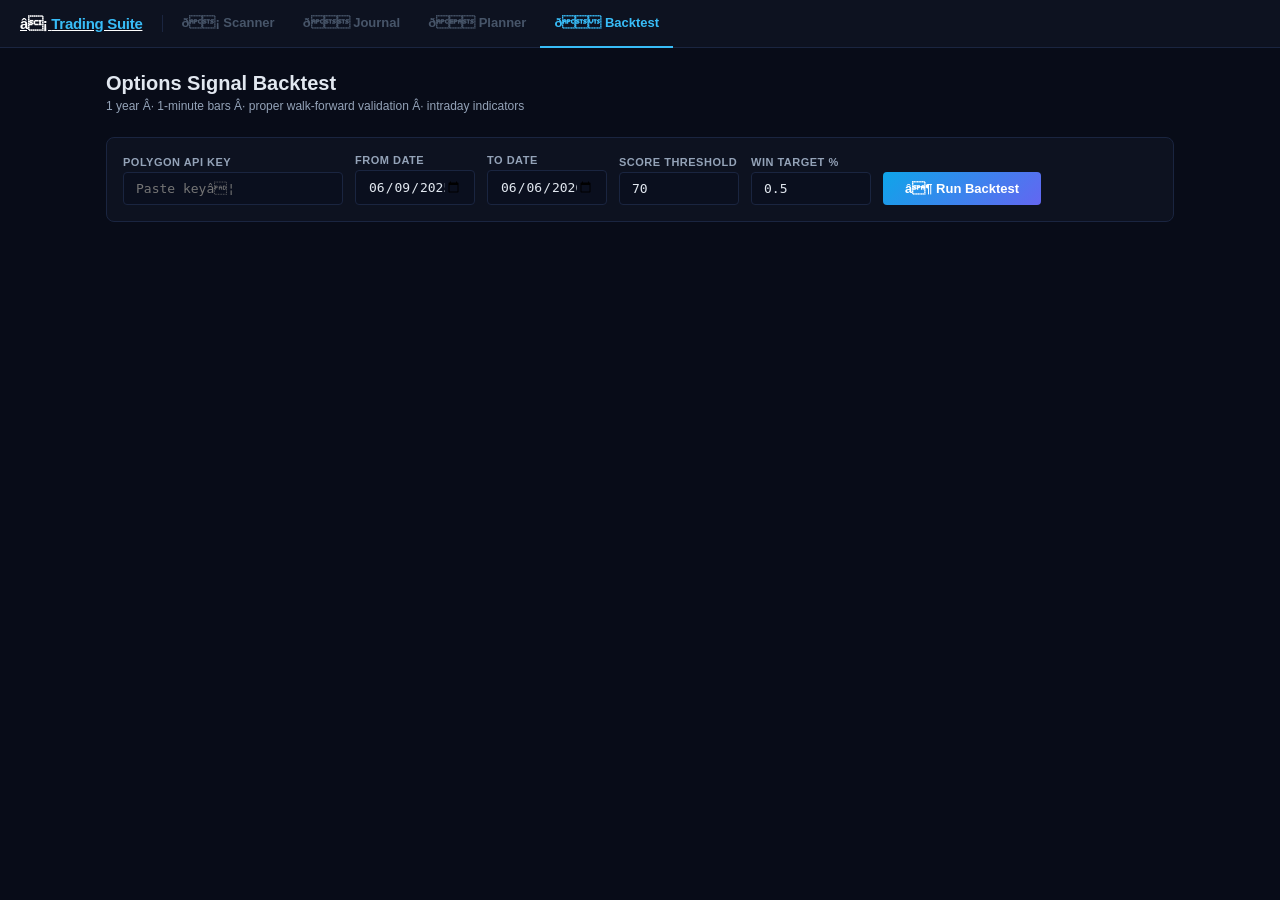
<file: backtest.html>
<!DOCTYPE html>
<html lang="en">
<head>
<meta charset="UTF-8">
<meta name="viewport" content="width=device-width, initial-scale=1.0">
<title>Options Signal Backtest â 1 Year</title>
<link rel="stylesheet" href="shared.css">
<style>
:root { --r-md: 8px; --r-sm: 4px; }
body { margin: 0; }
.bt-wrap { max-width: 1100px; margin: 0 auto; padding: 24px 16px; }
h1 { font-size: 20px; font-weight: 800; color: var(--text); margin: 0 0 4px; }
.subtitle { font-size: 12px; color: var(--text-dim); margin-bottom: 24px; }

/* Config card */
.cfg-card { background: var(--bg-card); border: 1px solid var(--border); border-radius: var(--r-md); padding: 16px; margin-bottom: 16px; display: flex; gap: 12px; align-items: flex-end; flex-wrap: wrap; }
.cfg-field { display: flex; flex-direction: column; gap: 4px; }
.cfg-field label { font-size: 11px; font-weight: 700; color: var(--text-dim); text-transform: uppercase; letter-spacing: .5px; }
.cfg-field input { background: var(--bg-input); border: 1px solid var(--border); border-radius: var(--r-sm); padding: 8px 12px; font-size: 13px; color: var(--text); outline: none; width: 220px; font-family: monospace; }
.cfg-field input:focus { border-color: var(--accent); }
.cfg-field.wide input { width: 120px; }
.run-btn { background: var(--grad); border: none; border-radius: var(--r-sm); padding: 9px 22px; font-size: 13px; font-weight: 800; color: #fff; cursor: pointer; transition: opacity .15s; white-space: nowrap; }
.run-btn:hover { opacity: .85; }
.run-btn:disabled { opacity: .4; cursor: not-allowed; }

/* Progress */
.prog-card { background: var(--bg-card); border: 1px solid var(--border); border-radius: var(--r-md); padding: 16px; margin-bottom: 16px; display: none; }
.prog-card.visible { display: block; }
.prog-header { display: flex; justify-content: space-between; align-items: center; margin-bottom: 10px; }
.prog-title { font-size: 13px; font-weight: 700; color: var(--text); }
.prog-pct { font-size: 13px; font-weight: 700; color: var(--accent); }
.prog-bar-bg { height: 6px; background: var(--bg-input); border-radius: 3px; overflow: hidden; margin-bottom: 10px; }
.prog-bar-fill { height: 100%; background: var(--grad); border-radius: 3px; transition: width .3s; width: 0%; }
.prog-log { font-size: 11px; font-family: monospace; color: var(--text-dim); max-height: 120px; overflow-y: auto; line-height: 1.7; }

/* Summary stats row */
.stats-row { display: grid; grid-template-columns: repeat(auto-fill, minmax(160px, 1fr)); gap: 10px; margin-bottom: 16px; }
.stat-box { background: var(--bg-card); border: 1px solid var(--border); border-radius: var(--r-md); padding: 14px; }
.stat-lbl { font-size: 10px; font-weight: 700; text-transform: uppercase; letter-spacing: .5px; color: var(--text-mute); margin-bottom: 4px; }
.stat-val { font-size: 22px; font-weight: 900; color: var(--text); }
.stat-val.green { color: var(--green); }
.stat-val.red { color: var(--red); }
.stat-val.yellow { color: var(--yellow); }
.stat-val.blue { color: var(--accent); }
.stat-sub { font-size: 10px; color: var(--text-mute); margin-top: 2px; }

/* Section headers */
.section-hdr { font-size: 12px; font-weight: 800; text-transform: uppercase; letter-spacing: .8px; color: var(--text-dim); margin: 20px 0 10px; padding-bottom: 6px; border-bottom: 1px solid var(--border); }

/* Tables */
.bt-table { width: 100%; border-collapse: collapse; font-size: 12px; margin-bottom: 20px; }
.bt-table th { background: var(--bg-input); padding: 7px 10px; text-align: left; font-size: 10px; font-weight: 700; text-transform: uppercase; letter-spacing: .5px; color: var(--text-dim); border-bottom: 1px solid var(--border); }
.bt-table td { padding: 7px 10px; border-bottom: 1px solid var(--border); color: var(--text-dim); }
.bt-table tr:hover td { background: rgba(255,255,255,.02); }
.bt-table td.green { color: var(--green); font-weight: 700; }
.bt-table td.red { color: var(--red); font-weight: 700; }
.bt-table td.yellow { color: var(--yellow); font-weight: 700; }
.bt-table td.blue { color: var(--accent); font-weight: 700; }
.bt-table td.bold { color: var(--text); font-weight: 700; }

.split-badge { display: inline-block; padding: 2px 7px; border-radius: 10px; font-size: 10px; font-weight: 700; }
.split-badge.train { background: rgba(56,189,248,.15); color: var(--accent); }
.split-badge.test  { background: rgba(74,222,128,.15); color: var(--green); }

.verdict-bar { padding: 14px 16px; border-radius: var(--r-md); margin-bottom: 20px; font-size: 13px; font-weight: 700; }
.verdict-bar.pass { background: rgba(74,222,128,.1); border: 1px solid rgba(74,222,128,.3); color: var(--green); }
.verdict-bar.warn { background: rgba(251,191,36,.1); border: 1px solid rgba(251,191,36,.3); color: var(--yellow); }
.verdict-bar.fail { background: rgba(248,113,113,.1); border: 1px solid rgba(248,113,113,.3); color: var(--red); }

.dl-btn { background: var(--bg-input); border: 1px solid var(--border); border-radius: var(--r-sm); padding: 7px 14px; font-size: 11px; font-weight: 700; color: var(--text-dim); cursor: pointer; margin-right: 8px; transition: border-color .15s; }
.dl-btn:hover { border-color: var(--accent); color: var(--accent); }

#results { display: none; }
#results.visible { display: block; }
</style>
</head>
<body>
<nav class="nav">
  <a class="nav-logo" href="index.html">â¡ <span>Trading Suite</span></a>
  <div class="nav-links">
    <a class="nav-link" href="scanner.html">ð¡ Scanner</a>
    <a class="nav-link" href="journal.html">ð Journal</a>
    <a class="nav-link" href="planner.html">ð Planner</a>
    <a class="nav-link active" href="backtest.html">ð Backtest</a>
  </div>
</nav>

<div class="bt-wrap">
  <h1>Options Signal Backtest</h1>
  <p class="subtitle">1 year Â· 1-minute bars Â· proper walk-forward validation Â· intraday indicators</p>

  <div class="cfg-card">
    <div class="cfg-field">
      <label>Polygon API Key</label>
      <input type="password" id="apiKeyIn" placeholder="Paste keyâ¦" autocomplete="off">
    </div>
    <div class="cfg-field wide">
      <label>From Date</label>
      <input type="date" id="fromDate" value="2025-06-09">
    </div>
    <div class="cfg-field wide">
      <label>To Date</label>
      <input type="date" id="toDate" value="2026-06-06">
    </div>
    <div class="cfg-field wide">
      <label>Score Threshold</label>
      <input type="number" id="scoreThresh" value="70" min="50" max="130">
    </div>
    <div class="cfg-field wide">
      <label>Win Target %</label>
      <input type="number" id="winTarget" value="0.5" step="0.1" min="0.1">
    </div>
    <button class="run-btn" id="runBtn" onclick="startBacktest()">â¶ Run Backtest</button>
  </div>

  <div class="prog-card" id="progCard">
    <div class="prog-header">
      <span class="prog-title" id="progTitle">Fetching dataâ¦</span>
      <span class="prog-pct" id="progPct">0%</span>
    </div>
    <div class="prog-bar-bg"><div class="prog-bar-fill" id="progFill"></div></div>
    <div class="prog-log" id="progLog"></div>
  </div>

  <div id="results">
    <div class="verdict-bar" id="verdictBar"></div>
    <div class="section-hdr">Overall Performance</div>
    <div class="stats-row" id="overallStats"></div>
    <div class="section-hdr">Walk-Forward Validation â Train vs Out-of-Sample Test</div>
    <table class="bt-table" id="splitTable">
      <thead><tr>
        <th>Set</th><th>Signals</th><th>Win Rate (30m)</th><th>Win Rate (60m)</th>
        <th>Avg Ret 30m</th><th>Profit Factor</th><th>Sharpe</th><th>Max DD</th>
      </tr></thead>
      <tbody id="splitBody"></tbody>
    </table>
    <div class="section-hdr">Per-Ticker Breakdown</div>
    <table class="bt-table" id="tickerTable">
      <thead><tr>
        <th>Ticker</th><th>Dir</th><th>Signals</th>
        <th>WR 15m</th><th>WR 30m</th><th>WR 60m</th><th>WR 120m</th>
        <th>Avg Ret 60m</th><th>Profit Factor</th><th>Sharpe</th><th>Verdict</th>
      </tr></thead>
      <tbody id="tickerBody"></tbody>
    </table>
    <div class="section-hdr">Signal Log â Out-of-Sample Only (last 30%)</div>
    <table class="bt-table" id="signalTable">
      <thead><tr>
        <th>Date/Time</th><th>Ticker</th><th>Dir</th><th>Score</th>
        <th>Signals</th><th>Entry</th><th>Ret 30m</th><th>Ret 60m</th><th>Win 60m</th>
      </tr></thead>
      <tbody id="signalBody"></tbody>
    </table>
    <div style="margin-top:16px;">
      <button class="dl-btn" onclick="downloadJSON()">â¬ Download JSON</button>
      <button class="dl-btn" onclick="downloadCSV()">â¬ Download CSV</button>
    </div>
  </div>
</div>

<script>
// âââââââââââââââââââââââââââââââââââââââââââââââââââââââââââ
// CONFIG
// âââââââââââââââââââââââââââââââââââââââââââââââââââââââââââ
const TICKERS = ['AAPL','MSFT','GOOGL','AMZN','META','NVDA','TSLA','SPY','QQQ','IWM','AMD'];
const ORB_BARS = 30;           // first 30 one-minute bars = opening range
const COOLDOWN_MS = 2*60*1000; // 2-min cooldown per direction
const FWD_WINDOWS = [15,30,60,120]; // forward return windows in minutes
const TRAIN_RATIO = 0.70;      // 70% train, 30% out-of-sample

let allSignals = [], rawBarsCache = {};

// âââââââââââââââââââââââââââââââââââââââââââââââââââââââââââ
// MATH
// âââââââââââââââââââââââââââââââââââââââââââââââââââââââââââ
function ema(arr, n) {
  const k = 2/(n+1); let e = arr[0];
  for (let i=1;i<arr.length;i++) e = arr[i]*k + e*(1-k);
  return e;
}
function emaArr(arr, n) {
  const k = 2/(n+1); const out = new Array(arr.length);
  out[0] = arr[0];
  for (let i=1;i<arr.length;i++) out[i] = arr[i]*k + out[i-1]*(1-k);
  return out;
}
function rsi(closes, period=14) {
  if (closes.length < period+1) return 50;
  let gain=0, loss=0;
  for (let i=1;i<=period;i++) {
    const d = closes[i]-closes[i-1];
    if (d>0) gain+=d; else loss-=d;
  }
  gain/=period; loss/=period;
  for (let i=period+1;i<closes.length;i++) {
    const d = closes[i]-closes[i-1];
    gain = (gain*(period-1)+(d>0?d:0))/period;
    loss = (loss*(period-1)+(d<0?-d:0))/period;
  }
  return loss===0 ? 100 : 100-100/(1+gain/loss);
}
function macd(closes) {
  if (closes.length < 26) return {line:0, sig:0};
  const fast = emaArr(closes, 12);
  const slow = emaArr(closes, 26);
  const line = fast.map((v,i)=>v-slow[i]);
  const sig  = emaArr(line, 9);
  return {line: line.at(-1), sig: sig.at(-1)};
}
function vwapUpTo(bars, idx) {
  let sv=0, vol=0;
  for (let i=0;i<=idx;i++) {
    const tp = (bars[i].h+bars[i].l+bars[i].c)/3;
    sv += tp*bars[i].v; vol += bars[i].v;
  }
  return vol ? sv/vol : bars[idx].c;
}
function stddev(arr) {
  const m = arr.reduce((a,b)=>a+b,0)/arr.length;
  return Math.sqrt(arr.reduce((a,b)=>a+(b-m)**2,0)/arr.length);
}

// âââââââââââââââââââââââââââââââââââââââââââââââââââââââââââ
// SCORING ENGINE â mirrors scanner.html exactly
// âââââââââââââââââââââââââââââââââââââââââââââââââââââââââââ
function scoreBar(ctx, dir) {
  // ctx: {e5,e20,e9,e21,vwap,price,orbHigh,orbLow,orbDone,pdh,pdl,rvol,rsiVal,macdLine,macdSig,spyBull}
  let score=0; const sigs=[];
  if (!ctx.rvol || ctx.rvol < 1.0) return {score:0, sigs:[]};

  if (dir==='call') {
    if (ctx.e5 && ctx.e20 && ctx.e5>ctx.e20)               { score+=25; sigs.push('EMA5>20'); }
    if (ctx.e9 && ctx.e21 && ctx.e9>ctx.e21)               { score+=10; sigs.push('EMA9>21'); }
    if (ctx.vwap && ctx.price>ctx.vwap)                     { score+=15; sigs.push('Above VWAP'); }
    if (ctx.orbDone && ctx.orbHigh && ctx.price>ctx.orbHigh){ score+=30; sigs.push('ORB breakout'); }
    if (ctx.pdh && ctx.price>ctx.pdh)                       { score+=15; sigs.push('Above PDH'); }
    if (ctx.rsiVal>=35 && ctx.rsiVal<=70)                   { score+=10; sigs.push(`RSI ${ctx.rsiVal.toFixed(0)}`); }
    if (ctx.macdLine && ctx.macdSig && ctx.macdLine>ctx.macdSig){ score+=10; sigs.push('MACD bull'); }
    if (ctx.spyBull)                                         { score+=10; sigs.push('Bull regime'); }
  } else {
    if (ctx.e5 && ctx.e20 && ctx.e5<ctx.e20)               { score+=25; sigs.push('EMA5<20'); }
    if (ctx.e9 && ctx.e21 && ctx.e9<ctx.e21)               { score+=10; sigs.push('EMA9<21'); }
    if (ctx.vwap && ctx.price<ctx.vwap)                     { score+=15; sigs.push('Below VWAP'); }
    if (ctx.orbDone && ctx.orbLow  && ctx.price<ctx.orbLow) { score+=30; sigs.push('ORB breakdown'); }
    if (ctx.pdl && ctx.price<ctx.pdl)                       { score+=15; sigs.push('Below PDL'); }
    if (ctx.rsiVal>=30 && ctx.rsiVal<=65)                   { score+=10; sigs.push(`RSI ${ctx.rsiVal.toFixed(0)}`); }
    if (ctx.macdLine && ctx.macdSig && ctx.macdLine<ctx.macdSig){ score+=10; sigs.push('MACD bear'); }
    if (ctx.spyBull===false)                                 { score+=10; sigs.push('Bear regime'); }
  }
  return {score, sigs};
}

// âââââââââââââââââââââââââââââââââââââââââââââââââââââââââââ
// DATA FETCH
// âââââââââââââââââââââââââââââââââââââââââââââââââââââââââââ
async function fetchMinuteBars(ticker, from, to, key) {
  const bars = [];
  let url = `https://api.polygon.io/v2/aggs/ticker/${ticker}/range/1/minute/${from}/${to}?adjusted=true&sort=asc&limit=50000&apiKey=${key}`;
  while (url) {
    const r = await fetch(url);
    const d = await r.json();
    if (d.status==='ERROR'||d.status==='FORBIDDEN') throw new Error(d.message||'API error');
    (d.results||[]).forEach(b => bars.push({t:b.t,o:b.o,h:b.h,l:b.l,c:b.c,v:b.v}));
    url = d.next_url ? d.next_url+'&apiKey='+key : null;
    if (url) await new Promise(r=>setTimeout(r,120));
  }
  return bars;
}

// âââââââââââââââââââââââââââââââââââââââââââââââââââââââââââ
// SESSION SPLITTER
// âââââââââââââââââââââââââââââââââââââââââââââââââââââââââââ
function splitSessions(bars) {
  // Group 1-min bars into trading days (9:30â16:00 ET)
  const sessions = {};
  for (const b of bars) {
    const dt = new Date(b.t);
    // ET offset: UTC-4 summer, UTC-5 winter (approximate with offset)
    const etMs = b.t - 4*3600*1000; // rough ET (close enough for date grouping)
    const etDt = new Date(etMs);
    const dateKey = `${etDt.getUTCFullYear()}-${String(etDt.getUTCMonth()+1).padStart(2,'0')}-${String(etDt.getUTCDate()).padStart(2,'0')}`;
    const h = etDt.getUTCHours(), m = etDt.getUTCMinutes();
    // Only keep market hours: 9:30â16:00 ET
    if (h<9||(h===9&&m<30)||h>=16) continue;
    if (!sessions[dateKey]) sessions[dateKey] = [];
    sessions[dateKey].push(b);
  }
  return sessions;
}

// âââââââââââââââââââââââââââââââââââââââââââââââââââââââââââ
// BACKTEST ONE TICKER
// âââââââââââââââââââââââââââââââââââââââââââââââââââââââââââ
function backtestTicker(ticker, bars, spySessions, scoreThresh, winPct) {
  const sessions = splitSessions(bars);
  const dates = Object.keys(sessions).sort();
  const signals = [];

  let pdh=null, pdl=null;

  for (let di=0; di<dates.length; di++) {
    const date = dates[di];
    const sess = sessions[date];
    if (sess.length < ORB_BARS+5) { pdh=null; pdl=null; continue; }

    // ORB
    const orbBars = sess.slice(0, ORB_BARS);
    const orbHigh = Math.max(...orbBars.map(b=>b.h));
    const orbLow  = Math.min(...orbBars.map(b=>b.l));

    // SPY regime for this day
    const spySess = spySessions[date] || [];
    let spyBull = null;
    if (spySess.length >= 20) {
      const spyCloses = spySess.map(b=>b.c);
      const spyE5  = ema(spyCloses.slice(-5), 5);
      const spyE20 = ema(spyCloses.slice(-20), 20);
      spyBull = spyE5 > spyE20;
    }

    // Cooldown per direction
    let lastCall=0, lastPut=0;

    // Slide through bars in the session
    for (let i=ORB_BARS; i<sess.length; i++) {
      const bar = sess[i];
      const closesUpTo = sess.slice(0,i+1).map(b=>b.c);

      // Indicators
      const e5  = closesUpTo.length>=5  ? ema(closesUpTo.slice(-5),5)   : null;
      const e20 = closesUpTo.length>=20 ? ema(closesUpTo.slice(-20),20) : null;
      const e9  = closesUpTo.length>=9  ? ema(closesUpTo.slice(-9),9)   : null;
      const e21 = closesUpTo.length>=21 ? ema(closesUpTo.slice(-21),21) : null;
      const vw  = vwapUpTo(sess, i);
      const rsiVal = closesUpTo.length>=15 ? rsi(closesUpTo.slice(-30),14) : 50;
      const macdR = closesUpTo.length>=26 ? macd(closesUpTo.slice(-60)) : {line:0,sig:0};

      // RVOL
      const volArr = sess.slice(0,i+1).map(b=>b.v);
      const avgVol = volArr.slice(-21,-1).reduce((a,b)=>a+b,0)/Math.max(volArr.length-1,1);
      const rvol   = avgVol>0 ? bar.v/avgVol : 0;

      const ctx = {
        e5,e20,e9,e21,
        vwap: vw,
        price: bar.c,
        orbHigh, orbLow,
        orbDone: true, // past ORB window
        pdh, pdl,
        rvol,
        rsiVal,
        macdLine: macdR.line,
        macdSig:  macdR.sig,
        spyBull
      };

      const now = bar.t;

      for (const dir of ['call','put']) {
        const lastFired = dir==='call' ? lastCall : lastPut;
        if (now - lastFired < COOLDOWN_MS) continue;

        const {score, sigs} = scoreBar(ctx, dir);
        if (score < scoreThresh) continue;

        // Signal fired â measure forward returns
        if (dir==='call') lastCall=now; else lastPut=now;

        const fwdRets = {};
        for (const w of FWD_WINDOWS) {
          const targetIdx = i+w;
          if (targetIdx < sess.length) {
            const exitPrice = sess[targetIdx].c;
            const ret = (exitPrice - bar.c) / bar.c * 100;
            fwdRets[w] = dir==='call' ? ret : -ret; // positive = profitable
          } else {
            // Use last available bar in session
            const exitPrice = sess.at(-1).c;
            const ret = (exitPrice - bar.c) / bar.c * 100;
            fwdRets[w] = dir==='call' ? ret : -ret;
          }
        }

        signals.push({
          ticker, date, ts: new Date(bar.t).toISOString(),
          dir, score, sigs: sigs.join(' Â· '),
          entry: bar.c, rvol: rvol.toFixed(2),
          fwdRets,
          sessionIdx: di,
          totalSessions: dates.length
        });
      }
    }

    // Update PDH/PDL for next day
    pdh = Math.max(...sess.map(b=>b.h));
    pdl = Math.min(...sess.map(b=>b.l));
  }

  return signals;
}

// âââââââââââââââââââââââââââââââââââââââââââââââââââââââââââ
// STATS CALCULATOR
// âââââââââââââââââââââââââââââââââââââââââââââââââââââââââââ
function calcStats(signals, winPct, window=60) {
  if (!signals.length) return null;
  const rets = signals.map(s=>s.fwdRets[window]).filter(r=>r!=null);
  if (!rets.length) return null;
  const wins = rets.filter(r=>r>winPct);
  const losses = rets.filter(r=>r<=-winPct);
  const winRate = wins.length/rets.length;
  const avgRet = rets.reduce((a,b)=>a+b,0)/rets.length;
  const grossWin = wins.reduce((a,b)=>a+b,0);
  const grossLoss = Math.abs(losses.reduce((a,b)=>a+b,0));
  const pf = grossLoss>0 ? grossWin/grossLoss : (grossWin>0?999:0);
  const sd = stddev(rets);
  const sharpe = sd>0 ? (avgRet/sd)*Math.sqrt(252*6.5*60/window) : 0; // annualized
  // Max drawdown on cumulative ret curve
  let cum=0, peak=0, maxDD=0;
  for (const r of rets) {
    cum+=r; if (cum>peak) peak=cum;
    const dd=peak-cum; if (dd>maxDD) maxDD=dd;
  }
  // Win rates by window
  const wrByWindow = {};
  for (const w of FWD_WINDOWS) {
    const wRets = signals.map(s=>s.fwdRets[w]).filter(r=>r!=null);
    wrByWindow[w] = wRets.length ? wRets.filter(r=>r>winPct).length/wRets.length : null;
  }
  return {count:signals.length, winRate, avgRet, pf, sharpe, maxDD, wrByWindow,
          tstat: sd>0 ? avgRet/(sd/Math.sqrt(rets.length)) : 0};
}

// âââââââââââââââââââââââââââââââââââââââââââââââââââââââââââ
// PROGRESS HELPERS
// âââââââââââââââââââââââââââââââââââââââââââââââââââââââââââ
function log(msg) {
  const el = document.getElementById('progLog');
  el.innerHTML += `${new Date().toLocaleTimeString()} â ${msg}<br>`;
  el.scrollTop = el.scrollHeight;
}
function setProgress(pct, title='') {
  document.getElementById('progFill').style.width = pct+'%';
  document.getElementById('progPct').textContent = pct.toFixed(0)+'%';
  if (title) document.getElementById('progTitle').textContent = title;
}
function fmt(n, d=2) { return n==null?'â':(n>=0?'+':'')+n.toFixed(d); }
function fmtPct(n)   { return n==null?'â':(n*100).toFixed(1)+'%'; }
function colorClass(n, pos=true) { return n>0?(pos?'green':'red'):(n<0?(pos?'red':'green'):''); }

// âââââââââââââââââââââââââââââââââââââââââââââââââââââââââââ
// MAIN
// âââââââââââââââââââââââââââââââââââââââââââââââââââââââââââ
async function startBacktest() {
  const key   = document.getElementById('apiKeyIn').value.trim();
  const from  = document.getElementById('fromDate').value;
  const to    = document.getElementById('toDate').value;
  const thresh= parseInt(document.getElementById('scoreThresh').value)||70;
  const winPct= parseFloat(document.getElementById('winTarget').value)||0.5;

  if (!key) { alert('Enter API key'); return; }

  document.getElementById('runBtn').disabled = true;
  document.getElementById('progCard').classList.add('visible');
  document.getElementById('results').classList.remove('visible');
  allSignals = [];

  try {
    // ââ PHASE 1: Fetch all bars ââââââââââââââââââââââââââ
    const totalFetch = TICKERS.length;
    const barsMap = {};

    for (let ti=0; ti<TICKERS.length; ti++) {
      const t = TICKERS[ti];
      setProgress((ti/totalFetch)*50, `Fetching ${t} (${ti+1}/${TICKERS.length})â¦`);
      log(`â ${t}: fetching 1-min bars ${from} â ${to}`);
      const bars = await fetchMinuteBars(t, from, to, key);
      barsMap[t] = bars;
      log(`  â ${t}: ${bars.length.toLocaleString()} bars`);
    }

    // ââ PHASE 2: Run backtests âââââââââââââââââââââââââââ
    const spySessions = splitSessions(barsMap['SPY']||[]);

    for (let ti=0; ti<TICKERS.length; ti++) {
      const t = TICKERS[ti];
      setProgress(50+(ti/TICKERS.length)*45, `Backtesting ${t}â¦`);
      log(`â ${t}: running signal detectionâ¦`);
      const sigs = backtestTicker(t, barsMap[t]||[], spySessions, thresh, winPct);
      allSignals.push(...sigs);
      log(`  â ${t}: ${sigs.length} signals (${sigs.filter(s=>s.dir==='call').length} calls, ${sigs.filter(s=>s.dir==='put').length} puts)`);
    }

    setProgress(100, 'Complete â building reportâ¦');
    log(`\nâââ TOTAL: ${allSignals.length} signals across all tickers âââ`);

    // ââ PHASE 3: Build report ââââââââââââââââââââââââââââ
    buildReport(allSignals, winPct);
    document.getElementById('results').classList.add('visible');

  } catch(e) {
    log(`â Error: ${e.message}`);
  }

  document.getElementById('runBtn').disabled = false;
}

// âââââââââââââââââââââââââââââââââââââââââââââââââââââââââââ
// REPORT BUILDER
// âââââââââââââââââââââââââââââââââââââââââââââââââââââââââââ
function buildReport(signals, winPct) {
  // Walk-forward split based on sessionIdx / totalSessions
  const splitPoint = TRAIN_RATIO;
  const trainSigs = signals.filter(s => s.sessionIdx / s.totalSessions < splitPoint);
  const testSigs  = signals.filter(s => s.sessionIdx / s.totalSessions >= splitPoint);

  const trainStats = calcStats(trainSigs, winPct, 60);
  const testStats  = calcStats(testSigs,  winPct, 60);
  const allStats   = calcStats(signals,   winPct, 60);

  // Overall stat boxes
  const ovEl = document.getElementById('overallStats');
  const wr60all = allStats?.wrByWindow[60];
  const wr60test = testStats?.wrByWindow[60];
  ovEl.innerHTML = [
    {lbl:'Total Signals', val: signals.length, cls:'blue', sub:'across all tickers'},
    {lbl:'OOS Win Rate (60m)', val: fmtPct(wr60test), cls: wr60test>=.55?'green':wr60test>=.45?'yellow':'red', sub:'out-of-sample'},
    {lbl:'Profit Factor (OOS)', val: testStats?.pf?.toFixed(2)||'â', cls: (testStats?.pf||0)>=1.3?'green':(testStats?.pf||0)>=1.0?'yellow':'red', sub:'gross win / gross loss'},
    {lbl:'Sharpe Ratio (OOS)', val: testStats?.sharpe?.toFixed(2)||'â', cls: (testStats?.sharpe||0)>=1.0?'green':(testStats?.sharpe||0)>=0.5?'yellow':'red', sub:'annualized'},
    {lbl:'Max Drawdown (OOS)', val: testStats?.maxDD?.toFixed(1)+'%'||'â', cls:'yellow', sub:'on cum return curve'},
    {lbl:'T-Stat (OOS)', val: testStats?.tstat?.toFixed(2)||'â', cls: Math.abs(testStats?.tstat||0)>=1.96?'green':'yellow', sub:'>1.96 = significant'},
    {lbl:'Train Win Rate (60m)', val: fmtPct(trainStats?.wrByWindow[60]), cls: (trainStats?.wrByWindow[60]||0)>=.55?'green':'yellow', sub:'in-sample'},
    {lbl:'Signal Frequency', val: signals.length>0?(signals.length/52).toFixed(1)+'/wk':'â', cls:'blue', sub:'avg per week'}
  ].map(s=>`<div class="stat-box"><div class="stat-lbl">${s.lbl}</div><div class="stat-val ${s.cls}">${s.val}</div><div class="stat-sub">${s.sub}</div></div>`).join('');

  // Verdict
  const vEl = document.getElementById('verdictBar');
  const oos = wr60test||0;
  if (oos >= 0.58) {
    vEl.className='verdict-bar pass';
    vEl.textContent=`â TRADEABLE EDGE â Out-of-sample win rate ${fmtPct(oos)} at 60m hold. Profit factor ${testStats?.pf?.toFixed(2)||'â'}. This strategy has statistically meaningful edge on unseen data.`;
  } else if (oos >= 0.50) {
    vEl.className='verdict-bar warn';
    vEl.textContent=`â ï¸ MARGINAL EDGE â Out-of-sample win rate ${fmtPct(oos)} at 60m. Marginally above coin flip. Reduce position size and monitor live for 30+ signals before scaling.`;
  } else {
    vEl.className='verdict-bar fail';
    vEl.textContent=`â NO EDGE â Out-of-sample win rate ${fmtPct(oos)} at 60m. Strategy underperforms random on unseen data. Do NOT trade this configuration.`;
  }

  // Walk-forward split table
  const sb = document.getElementById('splitBody');
  for (const [label, stats, badge] of [
    ['In-Sample (Train 70%)', trainStats, 'train'],
    ['Out-of-Sample (Test 30%)', testStats, 'test']
  ]) {
    if (!stats) continue;
    const wr30 = stats.wrByWindow[30];
    const wr60 = stats.wrByWindow[60];
    sb.innerHTML += `<tr>
      <td class="bold"><span class="split-badge ${badge}">${label}</span></td>
      <td class="bold">${stats.count}</td>
      <td class="${wr30>=.55?'green':wr30>=.45?'yellow':'red'}">${fmtPct(wr30)}</td>
      <td class="${wr60>=.55?'green':wr60>=.45?'yellow':'red'}">${fmtPct(wr60)}</td>
      <td class="${colorClass(stats.avgRet)}">${fmt(stats.avgRet)}%</td>
      <td class="${stats.pf>=1.3?'green':stats.pf>=1.0?'yellow':'red'}">${stats.pf.toFixed(2)}</td>
      <td class="${stats.sharpe>=1?'green':stats.sharpe>=0.5?'yellow':'red'}">${stats.sharpe.toFixed(2)}</td>
      <td class="red">${stats.maxDD.toFixed(1)}%</td>
    </tr>`;
  }

  // Per-ticker table
  const tb = document.getElementById('tickerBody');
  const tickerDirGroups = {};
  for (const s of signals) {
    const k = s.ticker+'|'+s.dir;
    if (!tickerDirGroups[k]) tickerDirGroups[k]=[];
    tickerDirGroups[k].push(s);
  }
  const rows = Object.entries(tickerDirGroups).sort(([a],[b])=>a.localeCompare(b));
  for (const [key, sigs] of rows) {
    const [tick, dir] = key.split('|');
    const st = calcStats(sigs, winPct, 60);
    if (!st) continue;
    const wr15=st.wrByWindow[15], wr30=st.wrByWindow[30], wr60=st.wrByWindow[60], wr120=st.wrByWindow[120];
    const oos = sigs.filter(s=>s.sessionIdx/s.totalSessions>=TRAIN_RATIO);
    const oosSt = calcStats(oos, winPct, 60);
    const verdict = (oosSt?.winRate||0)>=0.58 ? 'â' : (oosSt?.winRate||0)>=0.50 ? 'â ï¸' : 'â';
    tb.innerHTML += `<tr>
      <td class="bold">${tick}</td>
      <td class="${dir==='call'?'green':'red'}">${dir.toUpperCase()}</td>
      <td>${st.count}</td>
      <td class="${wr15>=.55?'green':wr15>=.45?'yellow':'red'}">${fmtPct(wr15)}</td>
      <td class="${wr30>=.55?'green':wr30>=.45?'yellow':'red'}">${fmtPct(wr30)}</td>
      <td class="${wr60>=.55?'green':wr60>=.45?'yellow':'red'}">${fmtPct(wr60)}</td>
      <td class="${wr120>=.55?'green':wr120>=.45?'yellow':'red'}">${fmtPct(wr120)}</td>
      <td class="${colorClass(st.avgRet)}">${fmt(st.avgRet)}%</td>
      <td class="${st.pf>=1.3?'green':st.pf>=1.0?'yellow':'red'}">${st.pf.toFixed(2)}</td>
      <td class="${st.sharpe>=1?'green':st.sharpe>=.5?'yellow':'red'}">${st.sharpe.toFixed(2)}</td>
      <td>${verdict}</td>
    </tr>`;
  }

  // Signal log â out-of-sample only (last 50 to avoid DOM overload)
  const sigEl = document.getElementById('signalBody');
  const oosSigs = testSigs.slice(-100);
  for (const s of oosSigs) {
    const r30 = s.fwdRets[30], r60 = s.fwdRets[60];
    const w60 = r60!=null && r60 > winPct;
    sigEl.innerHTML += `<tr>
      <td>${s.ts.replace('T',' ').slice(0,16)}</td>
      <td class="bold">${s.ticker}</td>
      <td class="${s.dir==='call'?'green':'red'}">${s.dir.toUpperCase()}</td>
      <td class="blue">${s.score}</td>
      <td style="font-size:10px;max-width:200px;white-space:normal">${s.sigs}</td>
      <td>$${s.entry.toFixed(2)}</td>
      <td class="${colorClass(r30)}">${r30!=null?fmt(r30)+'%':'â'}</td>
      <td class="${colorClass(r60)}">${r60!=null?fmt(r60)+'%':'â'}</td>
      <td>${w60?'â':'â'}</td>
    </tr>`;
  }
}

// âââââââââââââââââââââââââââââââââââââââââââââââââââââââââââ
// DOWNLOADS
// âââââââââââââââââââââââââââââââââââââââââââââââââââââââââââ
function downloadJSON() {
  const blob = new Blob([JSON.stringify(allSignals,null,2)], {type:'application/json'});
  const a = document.createElement('a'); a.href = URL.createObjectURL(blob);
  a.download = 'backtest_signals.json'; a.click();
}
function downloadCSV() {
  const cols = ['ticker','date','ts','dir','score','sigs','entry','rvol','ret15','ret30','ret60','ret120'];
  const rows = allSignals.map(s=>[
    s.ticker,s.date,s.ts,s.dir,s.score,`"${s.sigs}"`,s.entry,s.rvol,
    s.fwdRets[15]?.toFixed(3)||'',s.fwdRets[30]?.toFixed(3)||'',
    s.fwdRets[60]?.toFixed(3)||'',s.fwdRets[120]?.toFixed(3)||''
  ].join(','));
  const blob = new Blob([[cols.join(','),...rows].join('\n')], {type:'text/csv'});
  const a = document.createElement('a'); a.href = URL.createObjectURL(blob);
  a.download = 'backtest_signals.csv'; a.click();
}

// Pre-fill key if stored locally
window.addEventListener('DOMContentLoaded', () => {
  const stored = localStorage.getItem('polygonKey');
  if (stored && stored.charCodeAt(0) !== 8226) {
    document.getElementById('apiKeyIn').value = stored;
  }
});
</script>
</body>
</html>
</file>
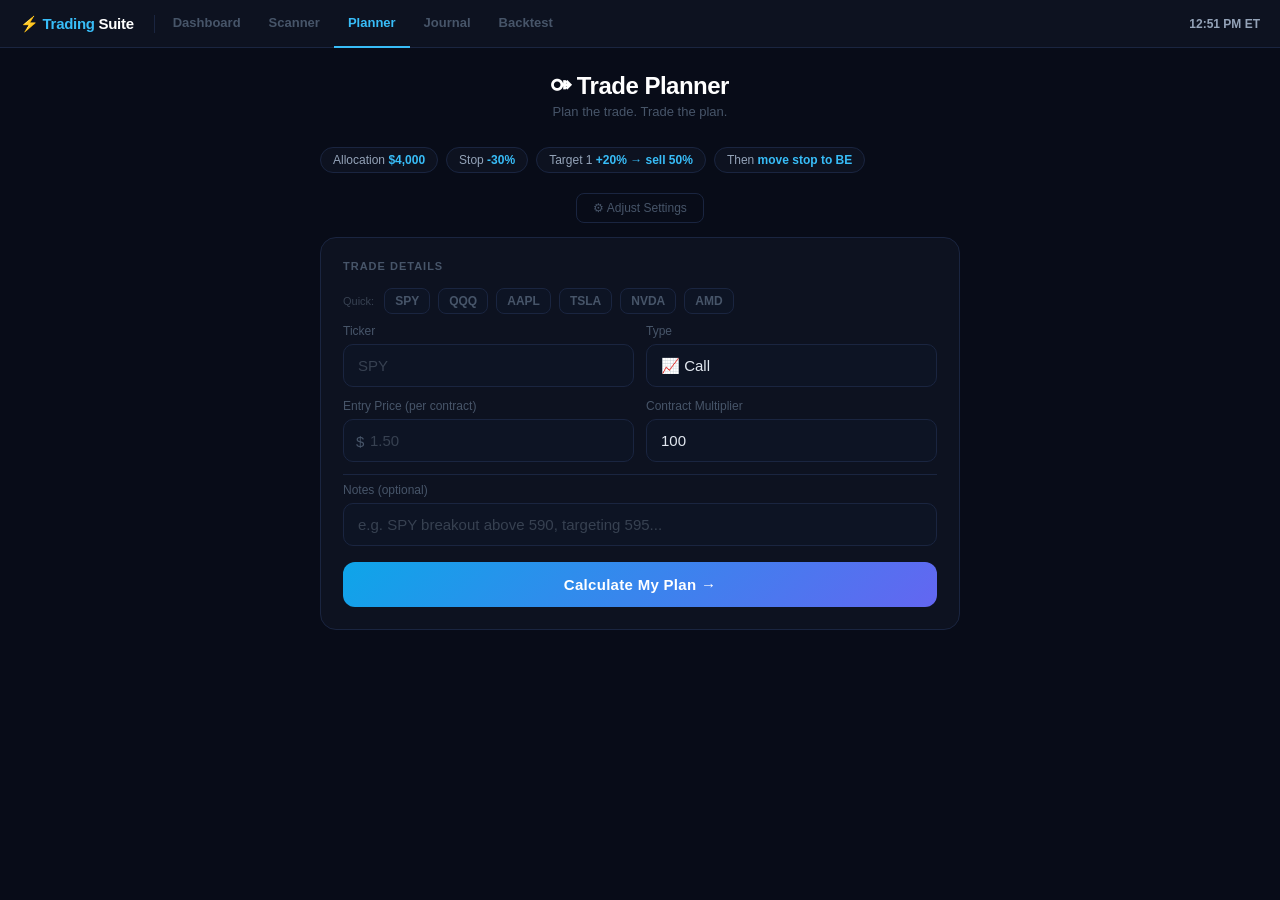
<file: planner.html>
<!DOCTYPE html>
<html lang="en">
<head>
<meta charset="UTF-8">
<meta name="viewport" content="width=device-width, initial-scale=1.0">
<title>Trade Planner — Trading Suite</title>
<link rel="stylesheet" href="shared.css">
<style>
.page-wrap {
  padding: 24px 16px;
}

.container {
  max-width: 640px;
  margin: 0 auto;
}

.header {
  text-align: center;
  margin-bottom: 28px;
}

.header h1 {
  font-size: 24px;
  font-weight: 800;
  color: #fff;
  letter-spacing: -0.5px;
}

.header p {
  color: var(--text-mute);
  font-size: 13px;
  margin-top: 4px;
}

.rules-bar {
  display: flex;
  gap: 8px;
  margin-bottom: 20px;
  flex-wrap: wrap;
}

.rule-chip {
  background: var(--bg-card);
  border: 1px solid var(--border);
  border-radius: 20px;
  padding: 5px 12px;
  font-size: 12px;
  color: var(--text-dim);
  white-space: nowrap;
}
.rule-chip span { color: var(--accent); font-weight: 600; }

.inner-card {
  background: var(--bg-card);
  border: 1px solid var(--border);
  border-radius: 16px;
  padding: 22px;
  margin-bottom: 14px;
}

.card-title {
  font-size: 11px;
  font-weight: 700;
  text-transform: uppercase;
  letter-spacing: 1px;
  color: var(--text-mute);
  margin-bottom: 16px;
}

.input-row {
  display: grid;
  grid-template-columns: 1fr 1fr;
  gap: 12px;
  margin-bottom: 12px;
}
.input-row.single { grid-template-columns: 1fr; }

.field label {
  display: block;
  font-size: 12px;
  color: var(--text-mute);
  margin-bottom: 6px;
  font-weight: 500;
  text-transform: none;
  letter-spacing: 0;
}

.field input, .field select {
  width: 100%;
  background: #0d1424;
  border: 1px solid var(--border);
  border-radius: 10px;
  padding: 12px 14px;
  font-size: 15px;
  color: var(--text);
  outline: none;
  transition: border-color 0.15s;
  -webkit-appearance: none;
  font-family: inherit;
}
.field input:focus, .field select:focus { border-color: var(--accent); }
.field input::placeholder { color: #374151; }

.prefix-wrap { position: relative; }
.prefix-wrap .prefix {
  position: absolute; left: 13px; top: 50%;
  transform: translateY(-50%);
  color: var(--text-mute); font-size: 15px; pointer-events: none;
}
.prefix-wrap input { padding-left: 26px; }

.calc-btn {
  width: 100%;
  background: var(--grad);
  border: none;
  border-radius: 12px;
  padding: 14px;
  font-size: 15px;
  font-weight: 700;
  color: #fff;
  cursor: pointer;
  margin-top: 4px;
  letter-spacing: 0.3px;
  transition: opacity 0.15s, transform 0.1s;
}
.calc-btn:hover { opacity: 0.92; }
.calc-btn:active { transform: scale(0.98); }

.results { display: none; }
.results.visible { display: block; }

.stop-gate {
  background: #1a0a0a;
  border: 1px solid #7f1d1d;
  border-radius: 12px;
  padding: 14px 16px;
  margin-bottom: 12px;
  display: flex;
  align-items: center;
  gap: 10px;
}
.stop-gate .gate-icon { font-size: 20px; flex-shrink: 0; }
.stop-gate p { font-size: 13px; color: #fca5a5; line-height: 1.4; }
.stop-gate p strong { color: var(--red); display: block; font-size: 14px; margin-bottom: 2px; }

.plan-grid {
  display: grid;
  grid-template-columns: 1fr 1fr;
  gap: 10px;
  margin-bottom: 10px;
}

.plan-card {
  border-radius: 12px;
  padding: 16px;
  position: relative;
  overflow: hidden;
}
.plan-card.entry   { background: #0f2040; border: 1px solid #1e4080; }
.plan-card.stop    { background: #1a0e0e; border: 1px solid #7f2020; }
.plan-card.target1 { background: #0d1f0d; border: 1px solid #1a5c1a; }
.plan-card.be      { background: #12110a; border: 1px solid #4a4010; }

.pc-label { font-size: 11px; font-weight: 600; text-transform: uppercase; letter-spacing: 0.8px; margin-bottom: 8px; }
.plan-card.entry .pc-label   { color: #60a5fa; }
.plan-card.stop .pc-label    { color: var(--red); }
.plan-card.target1 .pc-label { color: var(--green); }
.plan-card.be .pc-label      { color: var(--yellow); }

.pc-price { font-size: 28px; font-weight: 800; letter-spacing: -1px; line-height: 1; margin-bottom: 4px; }
.plan-card.entry .pc-price   { color: #93c5fd; }
.plan-card.stop .pc-price    { color: #fca5a5; }
.plan-card.target1 .pc-price { color: #86efac; }
.plan-card.be .pc-price      { color: #fde68a; }

.pc-detail { font-size: 12px; color: var(--text-mute); line-height: 1.4; }
.pc-badge { position: absolute; top: 10px; right: 10px; background: rgba(255,255,255,0.07); border-radius: 6px; padding: 2px 7px; font-size: 11px; font-weight: 600; color: var(--text-mute); }


.size-card { background: #0d1424; border: 1px solid var(--border); border-radius: 12px; padding: 16px 18px; margin-bottom: 10px; }
.size-row { display: flex; justify-content: space-between; align-items: center; padding: 7px 0; border-bottom: 1px solid #1a2233; }
.size-row:last-child { border-bottom: none; }
.sr-label { font-size: 13px; color: var(--text-mute); }
.sr-value { font-size: 14px; font-weight: 700; color: var(--text); }
.sr-value.highlight { font-size: 22px; color: var(--accent); }
.sr-value.danger { color: var(--red); }
.sr-value.success { color: var(--green); }

.steps-list { list-style: none; counter-reset: step; }
.steps-list li { display: flex; gap: 12px; align-items: flex-start; padding: 10px 0; border-bottom: 1px solid #0f1a2a; }
.steps-list li:last-child { border-bottom: none; }
.step-num { width: 24px; height: 24px; border-radius: 50%; background: var(--border); color: var(--accent); font-size: 11px; font-weight: 700; display: flex; align-items: center; justify-content: center; flex-shrink: 0; margin-top: 1px; }
.step-text { font-size: 13px; color: var(--text-dim); line-height: 1.5; }
.step-text strong { color: var(--text); }

.risk-meter { margin-top: 12px; }
.rm-label { display: flex; justify-content: space-between; font-size: 12px; color: var(--text-mute); margin-bottom: 6px; }
.risk-bar-bg { background: #0d1424; border-radius: 99px; height: 8px; overflow: hidden; }
.risk-bar-fill { height: 100%; border-radius: 99px; background: linear-gradient(90deg, #22c55e, #eab308, #ef4444); transition: width 0.5s ease; }

.warning-banner { background: #1c1200; border: 1px solid #a16207; border-radius: 10px; padding: 12px 14px; margin-bottom: 10px; font-size: 13px; color: #fde68a; display: none; }
.warning-banner.visible { display: block; }


.settings-toggle { text-align: center; margin-bottom: 14px; }
.settings-toggle button { background: none; border: 1px solid var(--border); border-radius: 8px; padding: 7px 16px; font-size: 12px; color: var(--text-mute); cursor: pointer; transition: border-color 0.15s, color 0.15s; }
.settings-toggle button:hover { border-color: var(--accent); color: var(--accent); }
.settings-panel { display: none; margin-bottom: 14px; }
.settings-panel.open { display: block; }


.ticker-strip { display: flex; gap: 8px; margin-bottom: 10px; flex-wrap: wrap; }
.ticker-chip { background: #0d1424; border: 1px solid var(--border); border-radius: 8px; padding: 5px 10px; font-size: 12px; font-weight: 600; color: var(--text-mute); cursor: pointer; transition: all 0.1s; }
.ticker-chip:hover { border-color: var(--accent); color: var(--accent); }

.divider { border: none; border-top: 1px solid var(--border); margin: 8px 0; }

.save-btn { width: 100%; background: none; border: 1px solid var(--border); border-radius: 12px; padding: 12px; font-size: 14px; font-weight: 600; color: var(--text-mute); cursor: pointer; margin-top: 8px; transition: all 0.15s; }
.save-btn:hover { border-color: var(--green); color: var(--green); }

@media (max-width: 480px) {
  .plan-grid { grid-template-columns: 1fr; }
  .input-row { grid-template-columns: 1fr; }
  .pc-price { font-size: 24px; }
}
</style>
</head>
<body>

<!-- SHARED NAV -->
<nav class="nav">
  <div class="nav-logo">⚡ <span>Trading</span> Suite</div>
  <div class="nav-links">
    <a class="nav-link" href="index.html">Dashboard</a>
    <a class="nav-link" href="scanner.html">Scanner</a>
    <a class="nav-link active" href="planner.html">Planner</a>
    <a class="nav-link" href="journal.html">Journal</a>
    <a class="nav-link" href="backtest.html">Backtest</a>
  </div>
  <div class="nav-right">
    <span class="nav-clock" id="navClock">–</span>
  </div>
</nav>

<div class="page-wrap">
<div class="container">

  <div class="header">
    <h1>⚩ Trade Planner</h1>
    <p>Plan the trade. Trade the plan.</p>
  </div>

  <div class="rules-bar">
    <div class="rule-chip">Allocation <span id="chip-alloc">$4,000</span></div>
    <div class="rule-chip">Stop <span id="chip-stop">-30%</span></div>
    <div class="rule-chip">Target 1 <span>+20% → sell 50%</span></div>
    <div class="rule-chip">Then <span>move stop to BE</span></div>
  </div>

  <div class="settings-toggle">
    <button onclick="toggleSettings()">⚙ Adjust Settings</button>
  </div>

  <div class="settings-panel" id="settingsPanel">
    <div class="inner-card">
      <div class="card-title">Account Settings</div>
      <div class="input-row">
        <div class="field">
          <label>Account Size</label>
          <div class="prefix-wrap">
            <span class="prefix">$</span>
            <input type="number" id="accountSize" value="40000" min="1000" step="1000">
          </div>
        </div>
        <div class="field">
          <label>Allocation per Trade</label>
          <div class="prefix-wrap">
            <span class="prefix">%</span>
            <input type="number" id="allocPct" value="10" min="1" max="100" step="1">
          </div>
        </div>
      </div>
      <div class="input-row">
        <div class="field">
          <label>Stop Loss (% of premium)</label>
          <div class="prefix-wrap">
            <span class="prefix">%</span>
            <input type="number" id="stopPct" value="30" min="5" max="80" step="5">
          </div>
        </div>
        <div class="field">
          <label>Target 1 (% gain)</label>
          <div class="prefix-wrap">
            <span class="prefix">%</span>
            <input type="number" id="target1Pct" value="20" min="5" max="200" step="5">
          </div>
        </div>
      </div>
      <button class="calc-btn" onclick="applySettings()" style="background:#1e2d45;color:var(--text)">Apply Settings</button>
    </div>
  </div>

  <div class="inner-card">
    <div class="card-title">Trade Details</div>
    <div class="ticker-strip">
      <span style="font-size:11px;color:#374151;align-self:center;margin-right:2px;">Quick:</span>
      <div class="ticker-chip" onclick="setTicker('SPY')">SPY</div>
      <div class="ticker-chip" onclick="setTicker('QQQ')">QQQ</div>
      <div class="ticker-chip" onclick="setTicker('AAPL')">AAPL</div>
      <div class="ticker-chip" onclick="setTicker('TSLA')">TSLA</div>
      <div class="ticker-chip" onclick="setTicker('NVDA')">NVDA</div>
      <div class="ticker-chip" onclick="setTicker('AMD')">AMD</div>
    </div>
    <div class="input-row">
      <div class="field">
        <label>Ticker</label>
        <input type="text" id="ticker" placeholder="SPY" style="text-transform:uppercase">
      </div>
      <div class="field">
        <label>Type</label>
        <select id="optionType">
          <option value="CALL">📈 Call</option>
          <option value="PUT">📉 Put</option>
        </select>
      </div>
    </div>
    <div class="input-row">
      <div class="field">
        <label>Entry Price (per contract)</label>
        <div class="prefix-wrap">
          <span class="prefix">$</span>
          <input type="number" id="entryPrice" placeholder="1.50" min="0.01" step="0.01">
        </div>
      </div>
      <div class="field">
        <label>Contract Multiplier</label>
        <input type="number" id="multiplier" value="100" min="1">
      </div>
    </div>
    <hr class="divider">
    <div class="input-row single">
      <div class="field">
        <label>Notes (optional)</label>
        <input type="text" id="notes" placeholder="e.g. SPY breakout above 590, targeting 595...">
      </div>
    </div>
    <button class="calc-btn" onclick="calculate()">Calculate My Plan →</button>
  </div>

  <div class="results" id="results">

    <div class="stop-gate" id="stopGate">
      <div class="gate-icon">🛑</div>
      <p>
        <strong>STOP LOSS IS MANDATORY</strong>
        Your stop is at <span id="gateStopPrice"></span>. Place this in Webull before entering.
      </p>
    </div>

    <div class="inner-card">
      <div class="card-title">Your Trade Plan</div>
      <div class="plan-grid">
        <div class="plan-card entry">
          <div class="pc-label">Entry</div>
          <div class="pc-price" id="res-entry">$0.00</div>
          <div class="pc-detail" id="res-entry-detail"></div>
          <div class="pc-badge" id="res-type-badge">CALL</div>
        </div>
        <div class="plan-card stop">
          <div class="pc-label">🛑 Stop Loss</div>
          <div class="pc-price" id="res-stop">$0.00</div>
          <div class="pc-detail" id="res-stop-detail"></div>
          <div class="pc-badge">-30%</div>
        </div>
        <div class="plan-card target1">
          <div class="pc-label">🎯 Target 1</div>
          <div class="pc-price" id="res-t1">$0.00</div>
          <div class="pc-detail" id="res-t1-detail"></div>
          <div class="pc-badge">+20%</div>
        </div>
        <div class="plan-card be">
          <div class="pc-label">⚩ Breakeven Stop</div>
          <div class="pc-price" id="res-be">$0.00</div>
          <div class="pc-detail" id="res-be-detail"></div>
          <div class="pc-badge">After T1</div>
        </div>
      </div>
    </div>

    <div class="inner-card">
      <div class="card-title">Position Sizing</div>
      <div class="size-card">
        <div class="size-row"><span class="sr-label">Contracts to buy</span><span class="sr-value highlight" id="res-contracts">0</span></div>
        <div class="size-row"><span class="sr-label">Total allocation</span><span class="sr-value" id="res-allocation">$0</span></div>
        <div class="size-row"><span class="sr-label">Max loss (stop hit)</span><span class="sr-value danger" id="res-maxloss">$0</span></div>
        <div class="size-row"><span class="sr-label">% of account at risk</span><span class="sr-value danger" id="res-acct-risk">0%</span></div>
        <div class="size-row"><span class="sr-label">Profit at Target 1 (50%)</span><span class="sr-value success" id="res-t1-profit">$0</span></div>
        <div class="size-row"><span class="sr-label">Max profit (all contracts)</span><span class="sr-value success" id="res-maxprofit">$0</span></div>
      </div>
      <div class="risk-meter">
        <div class="rm-label"><span>Account Risk</span><span id="rm-pct-label">0%</span></div>
        <div class="risk-bar-bg"><div class="risk-bar-fill" id="riskBar" style="width:0%"></div></div>
      </div>
    </div>

    <div class="warning-banner" id="warningBanner">⚠️ <strong>Heads up:</strong> <span id="warningText"></span></div>

    <div class="inner-card">
      <div class="card-title">Execute This Plan</div>
      <ul class="steps-list" id="stepsList"></ul>
    </div>

    <button class="save-btn" onclick="saveToJournal()">📒 Save to Journal →</button>

  </div>

</div>
</div>

<script>
let settings = { accountSize:40000, allocPct:10, stopPct:30, target1Pct:20 };
let lastResult = null;

// Pre-fill from scanner query params
(function(){
  const p = new URLSearchParams(window.location.search);
  if (p.get('ticker')) document.getElementById('ticker').value = p.get('ticker').toUpperCase();
  if (p.get('price')) document.getElementById('entryPrice').value = p.get('price');
})();

function toggleSettings() { document.getElementById('settingsPanel').classList.toggle('open'); }

function applySettings() {
  settings.accountSize = parseFloat(document.getElementById('accountSize').value)||40000;
  settings.allocPct = parseFloat(document.getElementById('allocPct').value)||10;
  settings.stopPct = parseFloat(document.getElementById('stopPct').value)||30;
  settings.target1Pct = parseFloat(document.getElementById('target1Pct').value)||20;
  const alloc=(settings.accountSize*settings.allocPct/100).toFixed(0);
  document.getElementById('chip-alloc').textContent='$'+Number(alloc).toLocaleString();
  document.getElementById('chip-stop').textContent='-'+settings.stopPct+'%';
  document.getElementById('settingsPanel').classList.remove('open');
}

function setTicker(t) { document.getElementById('ticker').value=t; }

function fmt(n,dec=2) { return '$'+Number(n).toLocaleString('en-US',{minimumFractionDigits:dec,maximumFractionDigits:dec}); }

function calculate() {
  const entry=parseFloat(document.getElementById('entryPrice').value);
  const mult=parseFloat(document.getElementById('multiplier').value)||100;
  const ticker=(document.getElementById('ticker').value||'TRADE').toUpperCase();
  const optType=document.getElementById('optionType').value;
  if(!entry||entry<=0){
    const el=document.getElementById('entryPrice');
    el.focus(); el.style.borderColor='var(--red)';
    setTimeout(()=>el.style.borderColor='',1500); return;
  }
  const allocation=settings.accountSize*settings.allocPct/100;
  const costPer=entry*mult, contracts=Math.floor(allocation/costPer), actualAlloc=contracts*costPer;
  const stopPrice=entry*(1-settings.stopPct/100), t1Price=entry*(1+settings.target1Pct/100), bePrice=entry;
  const maxLoss=contracts*(entry-stopPrice)*mult, acctRisk=(maxLoss/settings.accountSize)*100;
  const t1Contracts=Math.floor(contracts/2), t1Profit=t1Contracts*(t1Price-entry)*mult;
  const maxProfit=contracts*(t1Price-entry)*mult;

  lastResult={ticker,optType,entry,contracts,stopPrice,t1Price,bePrice,maxLoss,acctRisk,t1Profit,maxProfit,actualAlloc,notes:document.getElementById('notes').value};

  document.getElementById('gateStopPrice').textContent=fmt(stopPrice);
  document.getElementById('res-entry').textContent=fmt(entry);
  document.getElementById('res-entry-detail').textContent=`${contracts} contracts × ${fmt(costPer)}/ea`;
  document.getElementById('res-type-badge').textContent=optType;
  document.getElementById('res-stop').textContent=fmt(stopPrice);
  document.getElementById('res-stop-detail').textContent=`-${settings.stopPct}% from entry · Close ALL`;
  document.getElementById('res-t1').textContent=fmt(t1Price);
  document.getElementById('res-t1-detail').textContent=`+${settings.target1Pct}% · Sell ${t1Contracts} contracts`;
  document.getElementById('res-be').textContent=fmt(bePrice);
  document.getElementById('res-be-detail').textContent='After T1 hit, move stop here';
  document.getElementById('res-contracts').textContent=contracts;
  document.getElementById('res-allocation').textContent=fmt(actualAlloc,0);
  document.getElementById('res-maxloss').textContent='-'+fmt(maxLoss,0);
  document.getElementById('res-acct-risk').textContent=acctRisk.toFixed(1)+'%';
  document.getElementById('res-t1-profit').textContent='+'+fmt(t1Profit,0);
  document.getElementById('res-maxprofit').textContent='+'+fmt(maxProfit,0);
  const barPct=Math.min((acctRisk/5)*100,100);
  document.getElementById('riskBar').style.width=barPct+'%';
  document.getElementById('rm-pct-label').textContent=acctRisk.toFixed(1)+'% of account';
  const warnEl=document.getElementById('warningBanner'), warnTxt=document.getElementById('warningText');
  if(contracts===0){warnEl.classList.add('visible');warnTxt.textContent=`Entry too high for $${allocation.toLocaleString()} allocation.`;}
  else if(acctRisk>4){warnEl.classList.add('visible');warnTxt.textContent=`Max loss is ${acctRisk.toFixed(1)}% of account — above 3% guideline.`;}
  else{warnEl.classList.remove('visible');}

  const steps=[
    `<li><div class="step-num">1</div><div class="step-text">In Webull, buy ${ticker} ${optType} at <strong>${fmt(entry)}</strong>. Buy <strong>${contracts} contract${contracts!==1?'s':''}</strong> (total: <strong>${fmt(actualAlloc,0)}</strong>).</div></li>`,
    `<li><div class="step-num">2</div><div class="step-text">Set stop loss at <strong>${fmt(stopPrice)}</strong> immediately. Max loss if stopped: <strong style="color:var(--red)">${fmt(maxLoss,0)}</strong>.</div></li>`,
    `<li><div class="step-num">3</div><div class="step-text">At <strong>${fmt(t1Price)}</strong> (+${settings.target1Pct}%), sell <strong>${t1Contracts} contract${t1Contracts!==1?'s':''}</strong>. Lock in <strong style="color:var(--green)">${fmt(t1Profit,0)}</strong>.</div></li>`,
    `<li><div class="step-num">4</div><div class="step-text">Move stop on remaining <strong>${contracts-t1Contracts}</strong> to entry price <strong>${fmt(bePrice)}</strong>. You're now risk-free.</div></li>`,
    `<li><div class="step-num">5</div><div class="step-text">Let rest ride. Close only if thesis changes or you hit your next target.</div></li>`,
  ].join('');
  document.getElementById('stepsList').innerHTML=steps;
  document.getElementById('results').classList.add('visible');
  document.getElementById('results').scrollIntoView({behavior:'smooth',block:'start'});
}

function saveToJournal() {
  if (!lastResult) { alert('Calculate a plan first.'); return; }
  const trades = JSON.parse(localStorage.getItem('ts_trades')||'[]');
  const draft = {
    id: Date.now(),
    date: new Date().toISOString().split('T')[0],
    ticker: lastResult.ticker,
    direction: lastResult.optType,
    entry: lastResult.entry,
    contracts: lastResult.contracts,
    stopPrice: lastResult.stopPrice,
    t1Price: lastResult.t1Price,
    allocation: lastResult.actualAlloc,
    maxLoss: lastResult.maxLoss,
    pnl: null, // to be filled in journal
    notes: lastResult.notes,
    status: 'planned'
  };
  trades.push(draft);
  localStorage.setItem('ts_trades', JSON.stringify(trades));
  alert('Trade plan saved to journal! Open Journal to update the result.');
}

document.addEventListener('keydown', function(e) { if(e.key==='Enter') calculate(); });
document.getElementById('ticker').addEventListener('input', function() { this.value=this.value.toUpperCase(); });

// Nav clock
function isDST(d){const j=new Date(d.getFullYear(),0,1),jul=new Date(d.getFullYear(),6,1);return d.getTimezoneOffset()<Math.max(j.getTimezoneOffset(),jul.getTimezoneOffset());}
function updateClock(){
  const now=new Date(),etOff=-5*60+(isDST(now)?60:0),et=new Date(now.getTime()+(now.getTimezoneOffset()+etOff)*60000);
  document.getElementById('navClock').textContent=et.toLocaleTimeString('en-US',{hour:'2-digit',minute:'2-digit',hour12:true})+' ET';
}
updateClock(); setInterval(updateClock,1000);
</script>
</body>
</html>
</file>
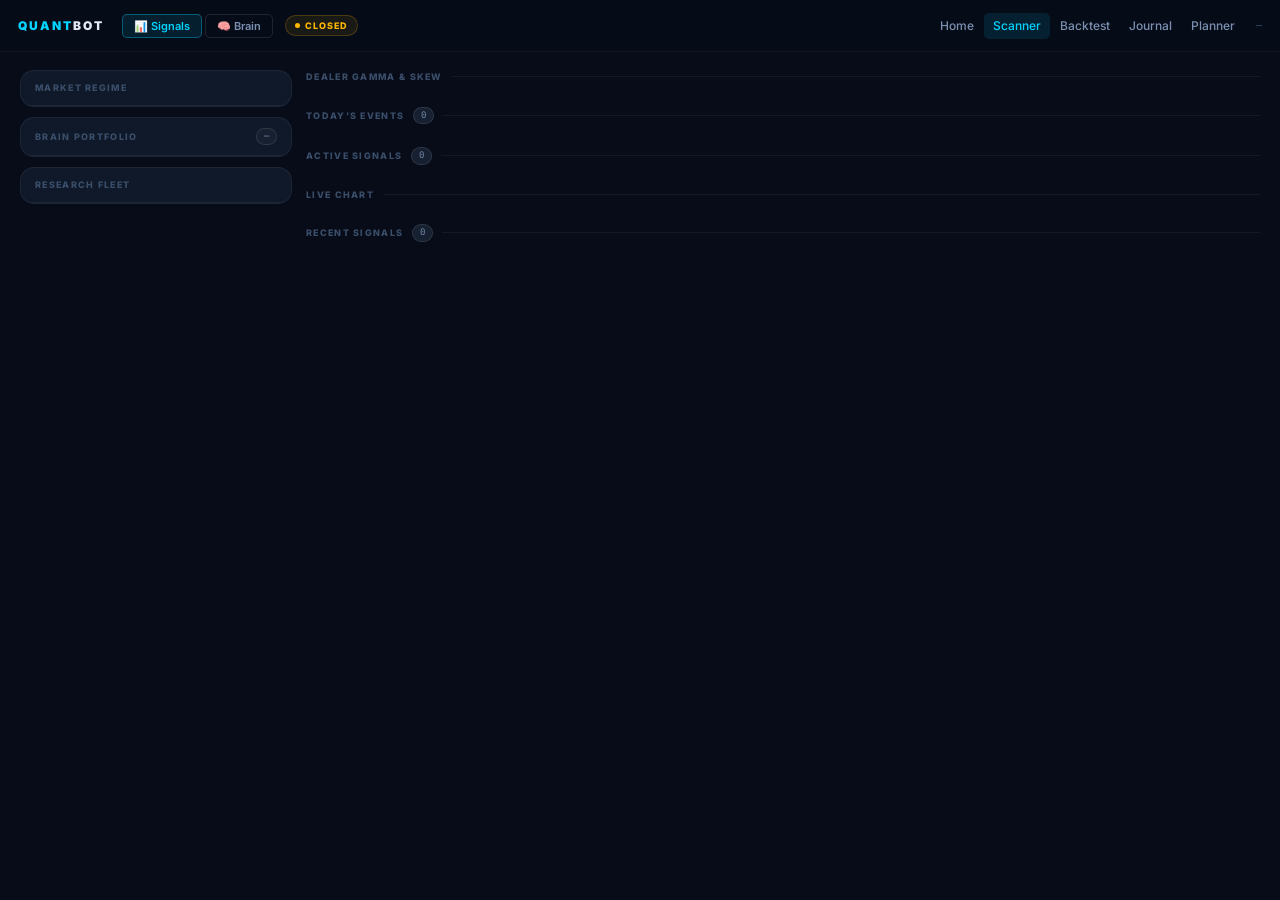
<file: scanner.html>
<!DOCTYPE html>
<html lang="en">
<head>
<meta charset="UTF-8">
<meta name="viewport" content="width=device-width, initial-scale=1.0, viewport-fit=cover">
<title>QuantBot Scanner — Trading Suite</title>
<style>
@import url('https://fonts.googleapis.com/css2?family=Inter:wght@300;400;500;600;700;800;900&family=JetBrains+Mono:wght@400;500;600;700&display=swap');

:root {
  --bg:          #070C18;
  --bg-surface:  #0D1626;
  --bg-card:     #0F1929;
  --bg-elevated: #162030;
  --bg-input:    #0A1220;
  --border:      rgba(255,255,255,0.055);
  --border-hi:   rgba(255,255,255,0.10);
  --border-glow: rgba(0,212,255,0.30);
  --text:        #E2EAF6;
  --text-dim:    #7B90B0;
  --text-mute:   #3A4E6A;
  --call:        #00FF88;
  --call-dim:    rgba(0,255,136,0.10);
  --call-border: rgba(0,255,136,0.28);
  --put:         #FF4466;
  --put-dim:     rgba(255,68,102,0.10);
  --put-border:  rgba(255,68,102,0.28);
  --accent:      #00D4FF;
  --accent-dim:  rgba(0,212,255,0.10);
  --warn:        #FFB800;
  --warn-dim:    rgba(255,184,0,0.10);
  --purple:      #8B5CF6;
  --purple-dim:  rgba(139,92,246,0.12);
  --r:    14px;
  --r-sm: 9px;
  --r-xs: 5px;
  --font-mono: 'JetBrains Mono', 'SF Mono', ui-monospace, monospace;
  --font-ui:   'Inter', -apple-system, BlinkMacSystemFont, sans-serif;
}

*, *::before, *::after { box-sizing: border-box; margin: 0; padding: 0; }
html { scroll-behavior: smooth; }
body {
  font-family: var(--font-ui);
  background: var(--bg);
  color: var(--text);
  font-size: 13px;
  line-height: 1.5;
  min-height: 100vh;
  -webkit-font-smoothing: antialiased;
}
::-webkit-scrollbar { width: 4px; height: 4px; }
::-webkit-scrollbar-track { background: transparent; }
::-webkit-scrollbar-thumb { background: var(--border-hi); border-radius: 2px; }

@keyframes pulse    { 0%,100%{opacity:1} 50%{opacity:0.35} }
@keyframes fadeUp   { from{opacity:0;transform:translateY(8px)} to{opacity:1;transform:translateY(0)} }
@keyframes scanGlow { 0%,100%{box-shadow:0 0 10px rgba(0,255,136,0.15)} 50%{box-shadow:0 0 28px rgba(0,255,136,0.45)} }
@keyframes putGlow  { 0%,100%{box-shadow:0 0 10px rgba(255,68,102,0.15)} 50%{box-shadow:0 0 28px rgba(255,68,102,0.45)} }
@keyframes spin     { to{transform:rotate(360deg)} }

/* ── Top bar ── */
.topbar {
  position: sticky;
  top: 0;
  z-index: 100;
  background: rgba(7,12,24,0.92);
  backdrop-filter: blur(24px) saturate(200%);
  -webkit-backdrop-filter: blur(24px) saturate(200%);
  border-bottom: 1px solid var(--border);
  height: 52px;
}
.topbar-inner {
  max-width: 1480px;
  margin: 0 auto;
  padding: 0 18px;
  height: 100%;
  display: flex;
  align-items: center;
  gap: 12px;
}
.brand { font-size: 12px; font-weight: 900; letter-spacing: 2px; text-transform: uppercase; white-space: nowrap; }
.brand .q { color: var(--accent); }

/* Page tabs (Signals | Brain) */
.page-tabs { display: flex; gap: 3px; margin-left: 6px; }
.page-tab {
  display: flex; align-items: center; gap: 5px;
  background: transparent;
  border: 1px solid var(--border-hi);
  color: var(--text-dim);
  padding: 4px 11px;
  border-radius: var(--r-xs);
  font-size: 11px; font-weight: 600;
  font-family: var(--font-ui);
  cursor: pointer;
  transition: all .15s;
}
.page-tab:hover { color: var(--text); border-color: rgba(255,255,255,0.18); }
.page-tab.active { color: var(--accent); background: var(--accent-dim); border-color: rgba(0,212,255,0.35); }

.market-badge {
  display: inline-flex; align-items: center; gap: 5px;
  padding: 3px 9px; border-radius: 99px;
  font-size: 9px; font-weight: 800; letter-spacing: 1px; text-transform: uppercase;
  border: 1px solid transparent;
}
.market-badge.open  { background:rgba(0,255,136,0.10); color:var(--call); border-color:var(--call-border); }
.market-badge.closed { background:rgba(255,184,0,0.08); color:var(--warn); border-color:rgba(255,184,0,0.22); }
.market-badge .dot { width:5px; height:5px; border-radius:50%; background:currentColor; }
.market-badge.open .dot { animation:pulse 2s ease-in-out infinite; }

.nav { display:flex; gap:1px; margin-left:auto; }
.nav a {
  color:var(--text-dim); text-decoration:none;
  font-size:12px; font-weight:500;
  padding:4px 9px; border-radius:var(--r-xs);
  transition:color .15s, background .15s;
}
.nav a:hover { color:var(--text); background:rgba(255,255,255,0.05); }
.nav a.active { color:var(--accent); background:var(--accent-dim); }
.stamp { font-family:var(--font-mono); font-size:10px; color:var(--text-mute); white-space:nowrap; }

/* ── Views ── */
.view { display: none; padding-bottom: 60px; }
.view.active { display: block; }

/* ── SIGNALS VIEW layout ── */
.layout {
  max-width: 1480px;
  margin: 0 auto;
  padding: 18px 20px;
  display: grid;
  grid-template-columns: 272px 1fr;
  gap: 14px;
  align-items: start;
}
@media (max-width: 960px) {
  .layout { grid-template-columns: 1fr; padding: 12px; }
  .sidebar { display: contents; }
}
.sidebar {
  position: sticky; top: 66px;
  display: flex; flex-direction: column; gap: 10px;
  max-height: calc(100vh - 80px); overflow-y: auto; padding-bottom: 4px;
}

/* ── Panel base ── */
.panel { background:var(--bg-card); border:1px solid var(--border); border-radius:var(--r); overflow:hidden; }
.panel-hd { padding:10px 14px; border-bottom:1px solid var(--border); display:flex; align-items:center; gap:8px; }
.panel-title { font-size:9px; font-weight:800; letter-spacing:1.3px; text-transform:uppercase; color:var(--text-mute); }
.panel-badge { margin-left:auto; background:var(--bg-elevated); border:1px solid var(--border-hi); border-radius:99px; padding:1px 7px; font-size:9px; font-family:var(--font-mono); color:var(--text-dim); }

.rcell { padding:10px 14px; border-bottom:1px solid var(--border); }
.rcell:last-child { border-bottom:none; }
.rlab { font-size:8px; font-weight:800; letter-spacing:1.1px; text-transform:uppercase; color:var(--text-mute); margin-bottom:3px; }
.rval { font-family:var(--font-mono); font-size:16px; font-weight:700; line-height:1.2; }
.rsub { font-size:10px; color:var(--text-dim); margin-top:2px; line-height:1.4; }

.brain-stats { display:grid; grid-template-columns:1fr 1fr 1fr; gap:1px; background:var(--border); }
.brain-stat { background:var(--bg-card); padding:10px 10px; text-align:center; }
.brain-stat-val { font-family:var(--font-mono); font-size:15px; font-weight:700; }
.brain-stat-val.good { color:var(--call); }
.brain-stat-val.bad  { color:var(--put); }
.brain-stat-label { font-size:8px; color:var(--text-mute); text-transform:uppercase; letter-spacing:.8px; margin-top:2px; }

.agent-row { display:flex; align-items:center; gap:9px; padding:8px 14px; border-bottom:1px solid var(--border); }
.agent-row:last-child { border-bottom:none; }
.agent-dot { width:6px; height:6px; border-radius:50%; flex-shrink:0; }
.agent-dot.fresh { background:var(--call); animation:pulse 3s ease-in-out infinite; }
.agent-dot.stale { background:var(--warn); }
.agent-dot.down  { background:var(--put); }
.agent-name { font-size:11px; font-weight:500; color:var(--text-dim); flex:1; }
.agent-time { font-family:var(--font-mono); font-size:10px; color:var(--text-mute); }

.main { display:flex; flex-direction:column; gap:14px; min-width:0; }

.sec-hd { display:flex; align-items:center; gap:9px; margin-bottom:9px; }
.sec-title { font-size:9px; font-weight:800; letter-spacing:1.3px; text-transform:uppercase; color:var(--text-mute); white-space:nowrap; }
.sec-count { background:var(--bg-elevated); border:1px solid var(--border-hi); border-radius:99px; padding:1px 7px; font-size:9px; font-family:var(--font-mono); color:var(--text-dim); }
.sec-line { flex:1; height:1px; background:var(--border); }

.sig-grid { display:grid; grid-template-columns:repeat(auto-fill,minmax(310px,1fr)); gap:11px; }

/* ── Signal card ── */
.sig-card {
  background:var(--bg-card); border:1px solid var(--border); border-radius:var(--r);
  display:flex; flex-direction:column; overflow:hidden; position:relative;
  animation:fadeUp .35s ease forwards;
}
.sig-card.call { border-color:var(--call-border); animation:scanGlow 3s ease-in-out infinite,fadeUp .35s ease forwards; }
.sig-card.put  { border-color:var(--put-border);  animation:putGlow 3s ease-in-out infinite,fadeUp .35s ease forwards; }
.sig-card::after { content:''; position:absolute; top:0;left:0;right:0; height:2px; }
.sig-card.call::after { background:linear-gradient(90deg,var(--call),rgba(0,255,136,0.3)); }
.sig-card.put::after  { background:linear-gradient(90deg,var(--put),rgba(255,68,102,0.3)); }

.card-hd { padding:14px 15px 10px; display:flex; align-items:center; gap:10px; }
.dir-badge { font-size:10px; font-weight:900; letter-spacing:1.2px; padding:4px 10px; border-radius:var(--r-xs); text-transform:uppercase; }
.dir-badge.call { background:var(--call-dim); color:var(--call); border:1px solid var(--call-border); }
.dir-badge.put  { background:var(--put-dim);  color:var(--put);  border:1px solid var(--put-border); }
.card-ticker { font-size:22px; font-weight:900; font-family:var(--font-mono); letter-spacing:-.5px; }
.card-strike { margin-left:auto; text-align:right; }
.card-strike-p { font-family:var(--font-mono); font-size:15px; font-weight:700; color:var(--text-dim); }
.card-strike-d { font-size:9px; color:var(--text-mute); margin-top:1px; }

.pnl-row { display:grid; grid-template-columns:1fr 1fr; gap:1px; background:var(--border); border-top:1px solid var(--border); border-bottom:1px solid var(--border); }
.pnl-cell { background:var(--bg-card); padding:9px 13px; }
.pnl-lbl { font-size:8px; font-weight:800; letter-spacing:.8px; text-transform:uppercase; color:var(--text-mute); margin-bottom:2px; }
.pnl-val { font-family:var(--font-mono); font-size:20px; font-weight:800; line-height:1; }
.pnl-val.risk { color:var(--put); }
.pnl-val.gain { color:var(--call); }

.card-rows { padding:8px 15px 4px; }
.crow { display:flex; justify-content:space-between; align-items:center; padding:4px 0; border-bottom:1px solid rgba(255,255,255,0.04); }
.crow:last-child { border-bottom:none; }
.crow-k { font-size:11px; color:var(--text-dim); font-weight:500; }
.crow-v { font-family:var(--font-mono); font-size:11px; font-weight:600; }
.crow-v.good { color:var(--call); }
.crow-v.bad  { color:var(--put); }
.crow-v.warn { color:var(--warn); }

.flow-area { padding:6px 13px; display:flex; flex-wrap:wrap; gap:5px; }
.fbadge { font-size:10px; font-weight:700; padding:3px 8px; border-radius:var(--r-xs); display:inline-flex; align-items:center; gap:4px; }
.fbadge.whale   { background:var(--purple-dim); color:#A78BFA; border:1px solid rgba(139,92,246,0.28); }
.fbadge.sweep   { background:var(--accent-dim);  color:var(--accent); border:1px solid rgba(0,212,255,0.22); }
.fbadge.unusual { background:var(--warn-dim);    color:var(--warn);   border:1px solid rgba(255,184,0,0.22); }

.mtf-row { padding:0 13px 6px; display:flex; align-items:center; gap:4px; }
.mtf-chip { font-size:9px; font-weight:700; padding:2px 6px; border-radius:var(--r-xs); font-family:var(--font-mono); }
.mtf-chip.aligned  { background:var(--call-dim); color:var(--call); border:1px solid var(--call-border); }
.mtf-chip.conflict { background:var(--put-dim);  color:var(--put);  border:1px solid var(--put-border); }
.mtf-chip.neutral  { background:var(--bg-elevated); color:var(--text-dim); border:1px solid var(--border-hi); }

.conf-area { padding:0 13px 8px; display:flex; align-items:center; gap:8px; }
.conf-track { flex:1; height:3px; background:var(--bg-elevated); border-radius:2px; overflow:hidden; }
.conf-fill  { height:100%; border-radius:2px; transition:width .6s ease; }
.conf-fill.high   { background:linear-gradient(90deg,var(--call),#00AA55); }
.conf-fill.medium { background:linear-gradient(90deg,var(--warn),#FF8800); }
.conf-fill.low    { background:linear-gradient(90deg,var(--put),#AA0022); }
.conf-lbl { font-size:10px; font-family:var(--font-mono); color:var(--text-dim); white-space:nowrap; }

.exit-if { margin:0 13px 8px; padding:7px 9px; background:rgba(255,68,102,0.05); border:1px solid rgba(255,68,102,0.16); border-radius:var(--r-sm); font-size:10px; color:#FF8899; line-height:1.45; }
.exit-if strong { color:var(--put); }
.spark-area { padding:0 4px 2px; }

.cd-bar { padding:8px 15px; display:flex; align-items:center; gap:8px; border-top:1px solid var(--border); background:rgba(0,0,0,0.18); }
.cd-val { font-family:var(--font-mono); font-size:11px; font-weight:700; color:var(--text-dim); }
.cd-val.urgent { color:var(--warn); }
.cd-val.dead   { color:var(--put); }
.cd-time { font-size:10px; color:var(--text-mute); }
.cd-strat { margin-left:auto; font-size:9px; color:var(--text-mute); font-style:italic; max-width:110px; overflow:hidden; text-overflow:ellipsis; white-space:nowrap; }

.card-foot { margin-top:auto; padding:9px 13px; border-top:1px solid var(--border); display:flex; gap:7px; }
.btn {
  flex:1; background:var(--bg-elevated); color:var(--text-dim);
  border:1px solid var(--border-hi); border-radius:var(--r-sm);
  padding:7px 10px; font-size:11px; font-weight:600;
  cursor:pointer; font-family:var(--font-ui);
  transition:color .15s, border-color .15s, background .15s;
}
.btn:hover { color:var(--text); border-color:var(--border-glow); }
.btn.primary { background:linear-gradient(135deg,rgba(0,212,255,0.18),rgba(0,212,255,0.07)); border-color:rgba(0,212,255,0.36); color:var(--accent); }
.btn.primary:hover { background:rgba(0,212,255,0.24); border-color:var(--accent); }

/* ── Chart ── */
.chart-panel { background:var(--bg-card); border:1px solid var(--border); border-radius:var(--r); overflow:hidden; }
.chart-hd { padding:13px 18px; border-bottom:1px solid var(--border); display:flex; align-items:center; gap:10px; flex-wrap:wrap; }
.chart-title { font-size:14px; font-weight:800; font-family:var(--font-mono); }
.chart-tabs { display:flex; gap:4px; flex-wrap:wrap; }
.chart-tab { background:transparent; border:1px solid var(--border-hi); color:var(--text-dim); padding:3px 9px; border-radius:var(--r-xs); font-size:10px; font-weight:600; font-family:var(--font-mono); cursor:pointer; transition:all .15s; }
.chart-tab:hover { color:var(--text); border-color:rgba(0,212,255,0.4); }
.chart-tab.active { color:var(--accent); border-color:var(--accent); background:var(--accent-dim); }
.chart-legend { display:flex; gap:12px; flex-wrap:wrap; margin-left:auto; }
.leg-item { display:flex; align-items:center; gap:5px; font-size:9px; color:var(--text-dim); }
.leg-line { width:16px; height:2px; border-radius:1px; }
.chart-scroll { overflow-x:auto; }
.chart-ft { padding:8px 18px 10px; font-size:9px; color:var(--text-mute); border-top:1px solid var(--border); line-height:1.6; }

/* ── GEX ── */
.gex-grid { display:grid; grid-template-columns:repeat(auto-fill,minmax(210px,1fr)); gap:9px; }
.gex-card { background:var(--bg-card); border:1px solid var(--border); border-radius:var(--r-sm); padding:12px 13px; }
.gex-card.call { border-color:var(--call-border); }
.gex-card.put  { border-color:var(--put-border); }

/* ── Feed ── */
.feed-panel { background:var(--bg-card); border:1px solid var(--border); border-radius:var(--r); overflow:hidden; }
.feed-item { display:flex; align-items:center; gap:9px; padding:9px 15px; border-bottom:1px solid var(--border); transition:background .15s; }
.feed-item:last-child { border-bottom:none; }
.feed-item:hover { background:rgba(255,255,255,0.02); }
.feed-ico  { font-size:13px; width:18px; text-align:center; flex-shrink:0; }
.feed-tick { font-family:var(--font-mono); font-size:11px; font-weight:700; min-width:42px; }
.feed-strat { font-size:11px; color:var(--text-dim); flex:1; overflow:hidden; text-overflow:ellipsis; white-space:nowrap; }
.feed-pnl { font-family:var(--font-mono); font-size:11px; font-weight:700; }
.feed-pnl.good { color:var(--call); }
.feed-pnl.bad  { color:var(--put); }
.feed-when { font-family:var(--font-mono); font-size:9px; color:var(--text-mute); white-space:nowrap; }

/* ── Pills ── */
.pill { display:inline-flex; align-items:center; padding:3px 8px; border-radius:99px; font-size:9px; font-weight:800; letter-spacing:.7px; text-transform:uppercase; }
.pill.IDEAL   { background:var(--call-dim); color:var(--call); border:1px solid var(--call-border); }
.pill.CAUTION { background:var(--warn-dim); color:var(--warn); border:1px solid rgba(255,184,0,0.28); }
.pill.AVOID   { background:var(--put-dim);  color:var(--put);  border:1px solid var(--put-border); }
.pill.UNKNOWN { background:var(--bg-elevated); color:var(--text-dim); border:1px solid var(--border-hi); }

.event-item { display:flex; align-items:center; gap:9px; padding:8px 14px; border-bottom:1px solid var(--border); font-size:11px; }
.event-item:last-child { border-bottom:none; }
.event-time { font-family:var(--font-mono); font-size:10px; color:var(--text-dim); min-width:50px; }
.event-title { flex:1; }
.event-impact { font-size:9px; font-weight:800; }

.empty-state { background:var(--bg-card); border:1px dashed var(--border-hi); border-radius:var(--r); padding:28px 20px; text-align:center; color:var(--text-dim); font-size:12px; line-height:1.6; }
.err-banner { background:rgba(255,68,102,0.07); border:1px solid rgba(255,68,102,0.22); border-radius:var(--r-sm); padding:9px 14px; font-size:11px; color:#FF8899; margin:10px 20px; }

/* ── Modal ── */
.veil { position:fixed; inset:0; background:rgba(4,8,18,0.88); backdrop-filter:blur(10px); display:none; align-items:center; justify-content:center; z-index:200; padding:20px; }
.veil[data-open] { display:flex; }
.modal { background:var(--bg-card); border:1px solid var(--border-hi); border-radius:var(--r); padding:22px; max-width:348px; width:100%; box-shadow:0 30px 70px rgba(0,0,0,0.65); }
.modal h3 { font-size:15px; margin-bottom:6px; }
.modal p { font-size:11px; color:var(--text-dim); margin-bottom:14px; line-height:1.5; }
.mrow { display:flex; gap:8px; margin-bottom:9px; }
.modal input { width:100%; background:var(--bg-input); border:1px solid var(--border-hi); color:var(--text); border-radius:var(--r-sm); padding:8px 11px; font-size:12px; font-family:var(--font-ui); margin-bottom:9px; }
.modal input:focus { outline:none; border-color:var(--accent); }

/* ── BRAIN VIEW ── */
.brain-view {
  max-width: 1480px;
  margin: 0 auto;
  padding: 18px 20px;
  display: flex;
  flex-direction: column;
  gap: 16px;
}

.brain-header {
  display: flex;
  align-items: center;
  gap: 14px;
  flex-wrap: wrap;
}
.brain-h1 { font-size: 20px; font-weight: 900; letter-spacing: -0.3px; }
.brain-h1 .emoji { margin-right: 6px; }
.health-badge {
  display: inline-flex; align-items: center; gap: 7px;
  padding: 5px 14px; border-radius: 99px;
  font-size: 11px; font-weight: 800; letter-spacing: .8px; text-transform: uppercase;
  border: 1px solid transparent;
}
.health-badge.ok       { background:rgba(0,255,136,0.10); color:var(--call); border-color:var(--call-border); }
.health-badge.degraded { background:rgba(255,184,0,0.10); color:var(--warn); border-color:rgba(255,184,0,0.28); }
.health-badge.critical { background:rgba(255,68,102,0.10); color:var(--put); border-color:var(--put-border); }
.health-dot { width:7px; height:7px; border-radius:50%; background:currentColor; animation:pulse 2s ease-in-out infinite; }
.brain-updated { font-family:var(--font-mono); font-size:10px; color:var(--text-mute); margin-left:auto; }

/* Agent cards (Brain view — larger than sidebar dots) */
.fleet-grid { display:grid; grid-template-columns:repeat(auto-fill,minmax(230px,1fr)); gap:10px; }
.fleet-card {
  background:var(--bg-card); border:1px solid var(--border); border-radius:var(--r);
  padding:14px 15px;
  display:flex; flex-direction:column; gap:8px;
  transition:border-color .2s;
}
.fleet-card.fresh { border-color:var(--call-border); }
.fleet-card.stale { border-color:rgba(255,184,0,0.22); }
.fleet-card.down  { border-color:var(--put-border); }
.fleet-card-top { display:flex; align-items:center; gap:9px; }
.fleet-icon { font-size:18px; }
.fleet-name { font-size:13px; font-weight:700; flex:1; }
.fleet-status-pill {
  display:inline-flex; align-items:center; gap:4px;
  padding:2px 8px; border-radius:99px; font-size:9px; font-weight:800; text-transform:uppercase; letter-spacing:.7px;
}
.fleet-status-pill.fresh { background:rgba(0,255,136,0.10); color:var(--call); border:1px solid var(--call-border); }
.fleet-status-pill.stale { background:rgba(255,184,0,0.10); color:var(--warn); border:1px solid rgba(255,184,0,0.28); }
.fleet-status-pill.down  { background:rgba(255,68,102,0.10); color:var(--put);  border:1px solid var(--put-border); }
.fleet-status-pill .dot  { width:5px; height:5px; border-radius:50%; background:currentColor; }
.fleet-status-pill.fresh .dot { animation:pulse 2.5s ease-in-out infinite; }
.fleet-finding { font-size:11px; color:var(--text-dim); line-height:1.4; border-left:2px solid var(--border-hi); padding-left:8px; }
.fleet-meta { display:flex; justify-content:space-between; font-size:9px; color:var(--text-mute); font-family:var(--font-mono); }

/* Two-column section layout */
.two-col { display:grid; grid-template-columns:1fr 1fr; gap:12px; }
@media (max-width:800px) { .two-col { grid-template-columns:1fr; } }

/* Brain panels */
.b-panel { background:var(--bg-card); border:1px solid var(--border); border-radius:var(--r); overflow:hidden; }
.b-panel-hd { padding:12px 16px; border-bottom:1px solid var(--border); display:flex; align-items:center; gap:10px; flex-wrap:wrap; }
.b-panel-title { font-size:10px; font-weight:800; letter-spacing:1.2px; text-transform:uppercase; color:var(--text-dim); }
.b-panel-sub { font-size:10px; color:var(--text-mute); }

/* Stat rows inside brain panels */
.b-stat-grid { display:grid; grid-template-columns:repeat(auto-fill,minmax(120px,1fr)); gap:1px; background:var(--border); }
.b-stat { background:var(--bg-card); padding:10px 14px; }
.b-stat-val { font-family:var(--font-mono); font-size:17px; font-weight:700; }
.b-stat-val.good { color:var(--call); }
.b-stat-val.bad  { color:var(--put); }
.b-stat-val.warn { color:var(--warn); }
.b-stat-label { font-size:9px; color:var(--text-mute); text-transform:uppercase; letter-spacing:.8px; margin-top:2px; }

/* Info rows */
.b-row { display:flex; justify-content:space-between; align-items:center; padding:8px 16px; border-bottom:1px solid var(--border); }
.b-row:last-child { border-bottom:none; }
.b-row-k { font-size:11px; color:var(--text-dim); font-weight:500; }
.b-row-v { font-family:var(--font-mono); font-size:11px; font-weight:600; }
.b-row-v.good { color:var(--call); }
.b-row-v.bad  { color:var(--put); }
.b-row-v.warn { color:var(--warn); }

/* Strategy table */
.strat-table { width:100%; border-collapse:collapse; font-size:11px; }
.strat-table th { padding:6px 14px; font-size:9px; font-weight:700; letter-spacing:.8px; text-transform:uppercase; color:var(--text-mute); border-bottom:1px solid var(--border); text-align:left; background:var(--bg-elevated); }
.strat-table td { padding:7px 14px; border-bottom:1px solid var(--border); font-family:var(--font-mono); font-size:11px; }
.strat-table tr:last-child td { border-bottom:none; }
.strat-table tr:hover td { background:rgba(255,255,255,0.015); }
.strat-status { display:inline-flex; align-items:center; gap:4px; padding:2px 7px; border-radius:99px; font-size:9px; font-weight:800; }
.strat-status.hot  { background:rgba(255,184,0,0.12); color:var(--warn); border:1px solid rgba(255,184,0,0.25); }
.strat-status.cold { background:rgba(0,212,255,0.08); color:var(--accent); border:1px solid rgba(0,212,255,0.2); }
.strat-status.norm { background:var(--bg-elevated); color:var(--text-dim); border:1px solid var(--border-hi); }

/* Data source rows */
.ds-grid { display:grid; grid-template-columns:repeat(auto-fill,minmax(200px,1fr)); gap:9px; padding:14px 14px; }
.ds-card { background:var(--bg-elevated); border:1px solid var(--border); border-radius:var(--r-sm); padding:11px 13px; }
.ds-head { display:flex; align-items:center; gap:8px; margin-bottom:7px; }
.ds-dot  { width:7px; height:7px; border-radius:50%; flex-shrink:0; }
.ds-dot.ok    { background:var(--call); animation:pulse 4s ease-in-out infinite; }
.ds-dot.warn  { background:var(--warn); }
.ds-dot.error { background:var(--put); }
.ds-name { font-size:11px; font-weight:700; }
.ds-detail { font-size:10px; color:var(--text-dim); line-height:1.4; font-family:var(--font-mono); }

/* Circuit breaker */
.cb-status { display:inline-flex; align-items:center; gap:5px; padding:2px 9px; border-radius:99px; font-size:9px; font-weight:800; text-transform:uppercase; letter-spacing:.8px; }
.cb-status.open    { background:var(--call-dim); color:var(--call); border:1px solid var(--call-border); }
.cb-status.tripped { background:var(--put-dim);  color:var(--put);  border:1px solid var(--put-border); animation:pulse 1s ease-in-out infinite; }

/* Log feed */
.log-feed { max-height: 340px; overflow-y: auto; }
.log-entry { display:flex; gap:10px; padding:6px 16px; border-bottom:1px solid var(--border); font-size:10px; font-family:var(--font-mono); line-height:1.45; }
.log-entry:last-child { border-bottom:none; }
.log-entry:hover { background:rgba(255,255,255,0.015); }
.log-ts { color:var(--text-mute); white-space:nowrap; flex-shrink:0; }
.log-lvl { font-weight:700; flex-shrink:0; width:55px; }
.log-msg { color:var(--text-dim); flex:1; }
.log-entry.info     .log-lvl { color:var(--text-mute); }
.log-entry.warning  .log-lvl { color:var(--warn); }
.log-entry.error    .log-lvl { color:var(--put); }
.log-entry.critical .log-lvl { color:var(--put); }
.log-entry.critical .log-msg { color:var(--text); font-weight:700; }
.log-empty { padding:20px; text-align:center; color:var(--text-mute); font-size:11px; }

/* ── Utils ── */
.good  { color:var(--call); }
*bad   { color:var(--put); }
.warn  { color:var(--warn); }
.mono  { font-family:var(--font-mono); }
.muted { color:var(--text-mute); }

@media (max-width:600px) {
  .sig-grid { grid-template-columns:1fr; }
  .pnl-row  { grid-template-columns:1fr 1fr; }
  .fleet-grid { grid-template-columns:1fr 1fr; }
  .b-stat-grid { grid-template-columns:1fr 1fr; }
}
</style>
</head>
<body>

<!-- TOP BAR -->
<header class="topbar">
  <div class="topbar-inner">
    <div class="brand"><span class="q">QUANT</span>BOT</div>
    <div class="page-tabs">
      <button class="page-tab active" data-view="signals">📊 Signals</button>
      <button class="page-tab" data-view="brain">🧠 Brain</button>
    </div>
    <div id="market-badge" class="market-badge closed"><span class="dot"></span>CLOSED</div>
    <nav class="nav">
      <a href="index.html">Home</a>
      <a href="scanner.html" class="active">Scanner</a>
      <a href="backtest.html">Backtest</a>
      <a href="journal.html">Journal</a>
      <a href="planner.html">Planner</a>
    </nav>
    <div class="stamp" id="stamp">—</div>
  </div>
</header>

<div id="err"></div>

<!-- ════════════════════════════════════════════
     VIEW 1: SIGNALS
     ════════════════════════════════════════════ -->
<div id="view-signals" class="view active">
  <div class="layout">

    <aside class="sidebar">
      <div class="panel">
        <div class="panel-hd"><span class="panel-title">Market Regime</span></div>
        <div id="regime"></div>
      </div>
      <div class="panel">
        <div class="panel-hd">
          <span class="panel-title">Brain Portfolio</span>
          <span class="panel-badge" id="brain-cycle">—</span>
        </div>
        <div class="brain-stats" id="brain-stats"></div>
        <div id="brain-detail"></div>
      </div>
      <div class="panel">
        <div class="panel-hd"><span class="panel-title">Research Fleet</span></div>
        <div id="agents"></div>
      </div>
    </aside>

    <main class="main">
      <div>
        <div class="sec-hd"><span class="sec-title">Dealer Gamma &amp; Skew</span><div class="sec-line"></div></div>
        <div id="gex"></div>
      </div>
      <div>
        <div class="sec-hd"><span class="sec-title">Today's Events</span><span class="sec-count" id="nevents">0</span><div class="sec-line"></div></div>
        <div id="events"></div>
      </div>
      <div>
        <div class="sec-hd"><span class="sec-title">Active Signals</span><span class="sec-count" id="nsig">0</span><div class="sec-line"></div></div>
        <div id="signals"></div>
      </div>
      <div>
        <div class="sec-hd"><span class="sec-title">Live Chart</span><div class="sec-line"></div></div>
        <div id="chartwrap"></div>
      </div>
      <div>
        <div class="sec-hd"><span class="sec-title">Recent Signals</span><span class="sec-count" id="nfeed">0</span><div class="sec-line"></div></div>
        <div id="feed"></div>
      </div>
    </main>
  </div>
</div>

<!-- ════════════════════════════════════════════
     VIEW 2: BRAIN (Mission Control)
     ════════════════════════════════════════════ -->
<div id="view-brain" class="view">
  <div class="brain-view">

    <!-- Header -->
    <div class="brain-header">
      <div class="brain-h1"><span class="emoji">🧠</span>BRAIN STATUS</div>
      <div id="health-badge" class="health-badge ok"><span class="health-dot"></span>ALL SYSTEMS GO</div>
      <div class="brain-updated" id="brain-updated">updated —</div>
    </div>

    <!-- § 1 Research Fleet -->
    <div>
      <div class="sec-hd"><span class="sec-title">Research Fleet</span><span class="sec-count" id="fleet-count">5</span><div class="sec-line"></div></div>
      <div class="fleet-grid" id="fleet-grid"></div>
    </div>

    <!-- § 2 Quant Lab + Strategy Discovery -->
    <div class="two-col">

      <!-- Quant Lab -->
      <div class="b-panel">
        <div class="b-panel-hd">
          <span class="b-panel-title">⚗️ Quant Lab</span>
          <span class="b-panel-sub" id="lab-last">—</span>
        </div>
        <div class="b-stat-grid" id="lab-stats"></div>
        <div id="lab-rows"></div>
      </div>

      <!-- Strategy Discovery -->
      <div class="b-panel">
        <div class="b-panel-hd">
          <span class="b-panel-title">🔍 Strategy Discovery</span>
          <span class="b-panel-sub" id="disc-last">—</span>
        </div>
        <div class="b-stat-grid" id="disc-stats"></div>
        <div id="disc-rows"></div>
      </div>
    </div>

    <!-- § 3 Paper Portfolio -->
    <div class="b-panel">
      <div class="b-panel-hd">
        <span class="b-panel-title">💼 Paper Portfolio</span>
        <span class="b-panel-sub" id="port-subtitle">virtual equity tracking</span>
      </div>
      <div id="port-stats" class="b-stat-grid"></div>
      <div style="padding:12px 16px 4px">
        <div style="font-size:9px;font-weight:700;letter-spacing:1px;text-transform:uppercase;color:var(--text-mute);margin-bottom:6px">30-day equity curve</div>
        <div id="equity-curve"></div>
      </div>
      <div style="overflow-x:auto">
        <table class="strat-table" id="strat-table">
          <thead><tr><th>Strategy</th><th>Trades</th><th>W/L</th><th>P&amp;L</th><th>Status</th></tr></thead>
          <tbody id="strat-tbody"></tbody>
        </table>
      </div>
    </div>

    <!-- § 4 Signal Pipeline Health -->
    <div class="b-panel">
      <div class="b-panel-hd"><span class="b-panel-title">📡 Signal Pipeline</span></div>
      <div class="b-stat-grid" id="pipe-stats"></div>
      <div id="pipe-rows"></div>
    </div>

    <!-- § 5 Data Sources -->
    <div class="b-panel">
      <div class="b-panel-hd"><span class="b-panel-title">🔌 Data Sources</span></div>
      <div class="ds-grid" id="data-sources"></div>
    </div>

    <!-- § 6 System Log -->
    <div class="b-panel">
      <div class="b-panel-hd">
        <span class="b-panel-title">📋 System Log</span>
        <span id="log-refresh-indicator" style="font-size:9px;color:var(--text-mute);margin-left:auto">auto-refresh 30s</span>
      </div>
      <div class="log-feed" id="log-feed"></div>
    </div>

  </div><!-- /brain-view -->
</div><!-- /view-brain -->

<!-- LOG MODAL -->
<div class="veil" id="veil">
  <div class="modal">
    <h3 id="mtitle">Log Trade</h3>
    <p>Opens Telegram with the result pre-filled — the bot records it and updates the pattern's live win rate.</p>
    <div class="mrow">
      <button class="btn primary" id="mwin">💚 Win</button>
      <button class="btn" id="mloss" style="color:var(--put);border-color:var(--put-border)">❤️ Lost</button>
    </div>
    <input id="mcustom" placeholder="Custom — e.g. +$180, -$144, scratched">
    <div class="mrow">
      <button class="btn primary" id="msend">Send to Telegram</button>
      <button class="btn" id="mclose">Cancel</button>
    </div>
  </div>
</div>

<script>
'use strict';

/* ─────────────────────── Config ─────────────────────── */
const SRC     = 'signals.json';
const POLL_MS = 30000;
const TG_BOT  = 'quantclawwwbot';

/* ─────────────────────── Helpers ─────────────────────── */
const $  = s => document.querySelector(s);
const el = (t,c,h) => { const n=document.createElement(t); if(c)n.className=c; if(h!==undefined)n.innerHTML=h; return n; };
const esc= s => String(s??'').replace(/[&<>"]/g,c=>({'&':'&amp;','<':'&lt;','>':'&gt;','"':'&quot;'}[c]));
function money(v,dp) {
  if(v===null||v===undefined||isNaN(v)) return '—';
  const n=Number(v),a=Math.abs(n);
  const d=dp!==undefined?dp:(a>=100?0:2);
  return (n<0?'-$':'$')+a.toLocaleString('en-US',{minimumFractionDigits:d,maximumFractionDigits:d});
}
const num=(v,d=2)=>(v===null||v===undefined||isNaN(v))?'—':Number(v).toFixed(d);
const pct=v=>(v===null||v===undefined||isNaN(v))?'—':(Number(v)*100).toFixed(0)+'%';
function bn(v){if(v===null||v===undefined||isNaN(v))return '—';const a=Math.abs(v),s=v<0?'-':'';if(a>=1e9)return s+'$'+(a/1e9).toFixed(2)+'B';if(a>=1e6)return s+'$'+(a/1e6).toFixed(0)+'M';return s+'$'+a.toLocaleString('en-US',{maximumFractionDigits:0});}
function ago(iso){if(!iso)return '—';const m=Math.floor((Date.now()-new Date(iso))/60000);return m<1?'just now':m<60?m+'m ago':Math.floor(m/60)+'h ago';}
function timeStr(iso){if(!iso)return '—';return new Date(iso).toLocaleTimeString('en-US',{hour:'numeric',minute:'2-digit',second:'2-digit'});}

let DATA=null, CHART_SYM=null;

/* ─────────────────────── Fetch ─────────────────────── */
async function load() {
  try {
    const r=await fetch(SRC+'?t='+Date.now(),{cache:'no-store'});
    if(!r.ok) throw new Error('HTTP '+r.status);
    DATA=await r.json();
    $('#err').innerHTML='';
    render();
  } catch(e) {
    $('#err').innerHTML=`<div class="err-banner">Could not load signals.json (${esc(e.message)}).</div>`;
  }
}

/* ─────────────────────── Tab switching ─────────────────────── */
function initTabs() {
  document.querySelectorAll('.page-tab').forEach(btn => {
    btn.addEventListener('click', () => {
      const view = btn.dataset.view;
      document.querySelectorAll('.page-tab').forEach(b=>b.classList.remove('active'));
      document.querySelectorAll('.view').forEach(v=>v.classList.remove('active'));
      btn.classList.add('active');
      document.getElementById('view-'+view).classList.add('active');
      if (DATA) renderBrainView();
    });
  });
}

/* ─────────────────────── SIGNALS VIEW ─────────────────────── */
function renderRegime() {
  const d=DATA,g=d.regime||{},tod=d.time_of_day||{};
  const mkt=(d.market||{}).status||'';
  const badge=$('#market-badge');
  if(badge){ badge.innerHTML=`<span class="dot"></span>${esc(mkt||'CLOSED')}`; badge.className='market-badge '+(mkt.toLowerCase().includes('open')?'open':'closed'); }
  const vix=g.vix??(d.vix||{}).value;
  const vCls=vix<15?'good':vix<22?'warn':'bad';
  const trend={vix_rising:'▲ Rising',vix_falling:'▼ Falling',vix_flat:'▬ Flat'}[g.vix_trend]||'—';
  const tCls=g.vix_trend==='vix_rising'?'bad':g.vix_trend==='vix_falling'?'good':'';
  const cells=[
    {k:'VIX',v:`<span class="${vCls} mono">${num(vix)}</span>`,s:esc(g.vix_source||(d.vix||{}).source||'')},
    {k:'Trend',v:`<span class="${tCls}">${trend}</span>`,s:'Intraday VIX direction'},
    {k:'Regime',v:`<span class="pill ${esc(g.label||'UNKNOWN')}">${esc(g.label||'UNKNOWN')}</span>`,s:esc(g.detail||'')},
    {k:'Session',v:esc(tod.label||mkt||'—'),s:tod.minutes_left?tod.minutes_left+' min left':''},
  ];
  const spySkew=(d.skew||{}).SPY;
  if(spySkew&&spySkew.skew_points!=null) cells.push({k:'IV Skew',v:`<span class="${spySkew.skew_points>0?'bad':'good'} mono">${(spySkew.skew_points>0?'+':'')+spySkew.skew_points.toFixed(1)}</span>`,s:esc(spySkew.label||'')});
  const cal=d.calendar||{};
  if(cal.news_window) cells.push({k:'News',v:`<span class="pill AVOID">${cal.suppressed?'SUPPRESSED':'CAUTION'}</span>`,s:esc(cal.reason||'')});
  const spyGex=(d.gex||{}).SPY;
  if(spyGex) cells.push({k:'Gamma',v:`<span class="pill ${spyGex.regime==='long_gamma'?'IDEAL':spyGex.regime==='short_gamma'?'AVOID':'UNKNOWN'}">${esc(spyGex.label)}</span>`,s:esc(spyGex.favours||'')});
  $('#regime').innerHTML=cells.map(c=>`<div class="rcell"><div class="rlab">${c.k}</div><div class="rval">${c.v}</div><div class="rsub">${c.s}</div></div>`).join('');
}

function renderGex() {
  const g=DATA.gex||{},sk=DATA.skew||{};
  const names=[...new Set([...Object.keys(g),...Object.keys(sk)])];
  const box=$('#gex');
  if(!names.length){box.innerHTML='<div class="empty-state">No dealer-gamma reading in this snapshot.</div>';return;}
  box.innerHTML='<div class="gex-grid">'+names.map(t=>{
    const r=g[t]||{},s2=sk[t]||{};
    const cls=r.regime==='long_gamma'?'call':r.regime==='short_gamma'?'put':'';
    const p=r.regime==='long_gamma'?'IDEAL':r.regime==='short_gamma'?'AVOID':'UNKNOWN';
    const sCls=s2.regime==='downside'?'bad':s2.regime==='upside'?'good':'';
    return `<div class="gex-card ${cls}">
      <div style="display:flex;align-items:center;gap:8px;margin-bottom:9px">
        <span style="font-size:15px;font-weight:900;font-family:var(--font-mono)">${esc(t)}</span>
        <span class="pill ${p}">${esc(r.label||'n/a')} ${esc(r.arrow||'')}</span>
      </div>
      <div class="card-rows" style="padding:0">
        ${crow('Net GEX',bn(r.net_gex),r.net_gex>0?'good':'bad')}
        ${crow('Magnet',r.magnet_strike!=null?money(r.magnet_strike,0)+' ('+((r.magnet_oi||0).toLocaleString())+' OI)':'—')}
        ${crow('Gamma Flip',r.flip_point!=null?money(r.flip_point,2):'—')}
        ${crow('Spot',r.spot!=null?money(r.spot,2):'—')}
        ${s2.skew_points!=null?crow('IV Skew',(s2.skew_points>0?'+':'')+s2.skew_points.toFixed(1)+' · '+esc(s2.regime||''),sCls):''}
      </div>
      ${r.implication?`<div style="margin-top:7px;padding:6px 8px;background:rgba(0,212,255,0.06);border:1px solid rgba(0,212,255,0.18);border-radius:5px;font-size:9px;color:#7dd3fc"><b>Implication:</b> ${esc(r.implication)}</div>`:''}
    </div>`;
  }).join('')+'</div>';
}

function crow(k,v,cls){ return `<div class="crow"><span class="crow-k">${k}</span><span class="crow-v ${cls||''}">${v}</span></div>`; }

function renderEvents() {
  const c=DATA.calendar||{};
  const evs=(c.events_today||[]).filter(e=>e.impact!=='low');
  $('#nevents').textContent=evs.length;
  const box=$('#events');
  if(!evs.length){box.innerHTML='<div class="empty-state">No high-impact events today.</div>';return;}
  const p=el('div','feed-panel');
  p.innerHTML=evs.map(e=>{const hi=e.impact==='high';return `<div class="event-item"><span>${hi?'⛔':'⚠️'}</span><span class="event-time">${esc(e.time_et||'')}</span><span class="event-title">${esc(e.title)}</span><span class="event-impact ${hi?'bad':''}">${hi?'suppress ±30m':'caution'}</span></div>`;}).join('')+(c.news_window?`<div class="event-item"><span>🔴</span><span class="event-title">${esc(c.reason||'Inside news window')} — signals ${c.suppressed?'suppressed':'downgraded'}</span></div>`:'');
  box.innerHTML='';box.appendChild(p);
}

function sparkline(bars,w,h) {
  if(!bars||bars.length<2)return '';
  const cs=bars.map(b=>b.c).filter(v=>v!=null);
  if(cs.length<2)return '';
  const lo=Math.min(...cs),hi=Math.max(...cs),span=(hi-lo)||1;
  const step=w/(cs.length-1);
  const pts=cs.map((c,i)=>[i*step,h-((c-lo)/span)*(h-6)-3]);
  const up=cs[cs.length-1]>=cs[0];
  const col=up?'#00FF88':'#FF4466';
  const line=pts.map((p,i)=>(i?'L':'M')+p[0].toFixed(1)+' '+p[1].toFixed(1)).join(' ');
  const area=line+` L${w} ${h} L0 ${h} Z`;
  const gid='sg'+Math.random().toString(36).slice(2,6);
  return `<svg viewBox="0 0 ${w} ${h}" width="100%" height="${h}" preserveAspectRatio="none">
    <defs><linearGradient id="${gid}" x1="0" y1="0" x2="0" y2="1"><stop offset="0%" stop-color="${col}" stop-opacity="0.22"/><stop offset="100%" stop-color="${col}" stop-opacity="0.02"/></linearGradient></defs>
    <path d="${area}" fill="url(#${gid})"/>
    <path d="${line}" fill="none" stroke="${col}" stroke-width="1.8" stroke-linejoin="round"/>
  </svg>`;
}

function cdHTML(iso) {
  if(!iso)return '<span class="cd-val">—</span>';
  const mins=Math.max(0,Math.floor((new Date(iso)-Date.now())/60000));
  const cls=mins===0?'dead':mins<5?'urgent':'';
  const t=new Date(iso).toLocaleTimeString('en-US',{hour:'numeric',minute:'2-digit'});
  return `<span class="cd-val ${cls}" data-close="${esc(iso)}">${mins===0?'CLOSED':mins+'m left'}</span><span class="cd-time"> (${esc(t)})</span>`;
}

function flowBadge(flag){const l=flag.toLowerCase();if(l.includes('whale')||l.includes('block'))return `<span class="fbadge whale">🐋 ${esc(flag)}</span>`;if(l.includes('sweep'))return `<span class="fbadge sweep">⚡ ${esc(flag)}</span>`;return `<span class="fbadge unusual">🔥 ${esc(flag)}</span>`;}

function confBar(score){if(score==null)return '';const p=Math.round(score*100);const cls=p>=70?'high':p>=45?'medium':'low';return `<div class="conf-area"><div class="conf-track"><div class="conf-fill ${cls}" style="width:${p}%"></div></div><span class="conf-lbl">${p}% conf</span></div>`;}

function sigCard(s) {
  const side=String(s.side||'CALL').toUpperCase(),isCall=side==='CALL';
  const z=s.sizing||{},ctx=s.context||{};
  const bars=(DATA.bars||{})[s.ticker]||[];
  const flags=ctx.flow_flags||[];
  const mtf=ctx.mtf_alignment||ctx.timeframe_alignment||{};
  const div=el('div','sig-card '+(isCall?'call':'put'));
  div.innerHTML=`
    <div class="card-hd">
      <span class="dir-badge ${isCall?'call':'put'}">${isCall?'▲ CALL':'▼ PUT'}</span>
      <span class="card-ticker">${esc(s.ticker)}</span>
      <div class="card-strike">
        <div class="card-strike-p">${s.strike!=null?money(s.strike,0):'—'}</div>
        ${s.delta!=null?`<div class="card-strike-d">Δ${num(Math.abs(s.delta),2)}</div>`:''}
      </div>
    </div>
    <div class="pnl-row">
      <div class="pnl-cell"><div class="pnl-lbl">Max Risk</div><div class="pnl-val risk">${z.risk_dollars!=null?money(z.risk_dollars):'—'}</div></div>
      <div class="pnl-cell"><div class="pnl-lbl">Max Gain</div><div class="pnl-val gain">${z.gain_dollars!=null?'+'+money(y.gain_dollars):'—'}</div></div>
    </div>
    <div class="card-rows">
      ${crow('Entry zone',money(z.entry_low)+'–'+money(z.entry_high))}
      ${crow('Stale above',money(z.stale_above),'warn')}
      ${crow('Stop',money(z.stop),'bad')}
      ${crow('Target',money(z.target),'good')}
      ${crow('Size',(z.contracts??'—')+' × '+money(z.entry_mid))}
    </div>
    ${flags.length?`<div class="flow-area">${flags.map(flowBadge).join('')}</div>`:''}
    ${Object.keys(mtf).length?`<div class="mtf-row"><span class="muted" style="font-size:8px;margin-right:3px">MTF</span>${Object.entries(mtf).map(([tf,ok])=>`<span class="mtf-chip ${ok?'aligned':'conflict'}">${esc(tf)}${ok?'✓':'✗'}</span>`).join('')}</div>`:''}
    ${confBar(s.confidence??ctx.confidence)}
    ${bars.length>1?`<div class="spark-area">${sparkline(bars,290,36)}</div>`:''}
    ${s.exit_if?`<div class="exit-if"><strong>Exit if:</strong> ${esc(s.exit_if)}</div>`:''}
    <div class="cd-bar">
      <span style="font-size:11px;opacity:.6">⏱</span>
      ${cdHTML(s.window_close)}
      <span class="cd-strat">${esc((s.strategy||'').replace(/_0dte$/,'').replace(/_/g,' '))}</span>
    </div>
    <div class="card-foot">
      <button class="btn primary" data-log="${esc(s.signal_id)}">Log Trade</button>
      <button class="btn" data-chart="${esc(s.ticker)}">📈 Chart</button>
    </div>`;
  return div;
}

function renderSignals(){
  const box=$('#signals'),sigs=DATA.active_signals||[];
  $('#nsig').textContent=sigs.length; box.innerHTML='';
  if(!sigs.length){box.appendChild(el('div','empty-state','No active signals right now.<br>The scanner fires cards here when setups meet confluence criteria.'));return;}
  const grid=el('div','sig-grid');
  sigs.forEach(s=>grid.appendChild(sigCard(s)));
  box.appendChild(grid);
  if(!CHART_SYM)CHART_SYM=sigs[0].ticker;
}

function ema(vals,n){const k=2/(n+1);let e=null;return vals.map(v=>{e=e===null?v:v*k+e*(1-k);return e;});}
function vwapSeries(bars){let pv=0,vv=0;return bars.map(b=>{const tp=(b.h!=null&&b.l!=null)?(b.h+b.l+b.c)/3:b.c;pv+=tp*(b.v||0);vv+=(b.v||0);return vv?pv/vv:b.c;});}

function renderChart(){
  const wrap=$('#chartwrap'),sym=CHART_SYM;
  const bars=sym?((DATA.bars||{})[sym]||[]):[];
  if(!sym||bars.length<3){wrap.innerHTML='<div class="empty-state">No intraday bars in this snapshot.</div>';return;}
  const sig=(DATA.active_signals||[]).find(s=>s.ticker===sym)||null;
  const tk=(DATA.tickers||{})[sym]||{};
  const W=Math.max(580,bars.length*18),H=320;
  const PL=58,PR=12,PT=16,PB=30,iw=W-PL-PR,ih=H-PT-PB;
  const closes=bars.map(b=>b.c);
  const e5=ema(closes,5),e20=ema(closes,20),vw=vwapSeries(bars);
  let lo=Math.min(...bars.map(b=>b.l??b.c)),hi=Math.max(...bars.map(b=>b.h??b.c));
  const levels=[];
  if(sig){const z=sig.sizing||{},ctx=sig.context||{};if(sig.strike!=null)levels.push(['Strike',sig.strike,'#00D4FF','4 3']);if(ctx.vwap!=null)levels.push(['VWAP',ctx.vwap,'#8B5CF6',null]);}
  levels.filter(l=>l[1]!=null).forEach(l=>{lo=Math.min(lo,l[1]);hi=Math.max(hi,l[1]);});
  const pad=(hi-lo)*0.10||1;lo-=pad;hi+=pad;
  const Y=v=>PT+ih-((v-lo)/(hi-lo))*ih;
  const X=i=>PL+(i+0.5)*(iw/bars.length);
  const cw=Math.max(3,(iw/bars.length)*0.62);
  let svg=`<svg viewBox="0 0 ${W} ${H}" width="${W}" height="${H}">`;
  for(let i=0;i<=5;i++){const v=lo+(hi-lo)*i/5,y=Y(v);svg+=`<line x1="${PL}" y1="${y.toFixed(1)}" x2="${W-PR}" y2="${y.toFixed(1)}" stroke="rgba(255,255,255,0.035)" stroke-width="1"/><text x="${PL-6}" y="${(y+3.5).toFixed(1)}" fill="#3A4E6A" font-size="9" text-anchor="end" font-family="JetBrains Mono,monospace">${v.toFixed(2)}</text>`;}
  bars.forEach((b,i)=>{const x=X(i),up=b.c>=(b.o??b.c),col=up?'#00FF88':'#FF4466',wk=up?'rgba(0,255,136,0.45)':'rgba(255,68,102,0.45)';svg+=`<line x1="${x.toFixed(1)}" y1="${Y(b.h??b.c).toFixed(1)}" x2="${x.toFixed(1)}" y2="${Y(b.l??b.c).toFixed(1)}" stroke="${wk}" stroke-width="1"/>`;const yo=Y(b.o??b.c),yc=Y(b.c);svg+=`<rect x="${(x-cw/2).toFixed(1)}" y="${Math.min(yo,yc).toFixed(1)}" width="${cw.toFixed(1)}" height="${Math.max(1.5,Math.abs(yc-yo)).toFixed(1)}" fill="${col}" opacity="0.85"/>`;});
  const path=arr=>arr.map((v,i)=>(i?'L':'M')+X(i).toFixed(1)+' '+Y(v).toFixed(1)).join(' ');
  svg+=`<path d="${path(vw)}" fill="none" stroke="#8B5CF6" stroke-width="1.8" opacity="0.9"/>`;
  svg+=`<path d="${path(e5)}" fill="none" stroke="#00D4FF" stroke-width="1.4" opacity="0.8"/>`;
  svg+=`<path d="${path(e20)}" fill="none" stroke="#FFB800" stroke-width="1.4" opacity="0.8"/>`;
  levels.filter(l=>l[1]!=null&&l[3]).forEach(l=>{const y=Y(l[1]).toFixed(1);svg+=`<line x1="${PL}" y1="${y}" x2="${W-PR}" y2="${y}" stroke="${l[2]}" stroke-width="1.2" stroke-dasharray="${l[3]}" opacity="0.75"/><text x="${W-PR-3}" y="${Number(y)-4}" fill="${l[2]}" font-size="9" text-anchor="end" font-family="JetBrains Mono,monospace">${esc(l[0])} ${l[1].toFixed(2)}</text>`;});
  const step=Math.ceil(bars.length/7);
  bars.forEach((b,i)=>{if(i%step===0)svg+=`<text x="${X(i).toFixed(1)}" y="${H-8}" fill="#3A4E6A" font-size="9" text-anchor="middle" font-family="JetBrains Mono,monospace">${esc(b.t)}</text>`;});
  svg+='</svg>';
  const tabs=Object.keys(DATA.bars||{}).map(s=>`<button class="chart-tab${s===sym?' active':''}" data-chart="${esc(s)}">${esc(s)}</button>`).join('');
  wrap.innerHTML<`<div class="chart-panel"><div class="chart-hd"><span class="chart-title">${esc(sym)} · 1m</span><div class="chart-tabs">${tabs}</div><div class="chart-legend"><div class="leg-item"><div class="leg-line" style="background:#8B5CF6"></div>VWAP</div><div class="leg-item"><div class="leg-line" style="background:#00D4FF"></div>EMA 5</div><div class="leg-item"><div class="leg-line" style="background:#FFB800"></div>EMA 20</div></div></div><div class="chart-scroll">${svg}</div><div class="chart-ft">VWAP &amp; EMAs over ${bars.length} bars. Engine values — VWAP: ${num(tk.vwap)} · EMA5: ${num(tk.ema5)} · EMA20: ${num(tk.ema20)}</div></div>`;
}

function renderFeed(){
  const rows=DATA.results||[];
  $('#nfeed').textContent=rows.length;const box=$('#feed');
  if(!rows.length){box.innerHTML='<div class="empty-state">No logged results yet.</div>';return;}
  const p=el('div','feed-panel');
  p.innerHTML=rows.map(r=>{const pp=r.pnl_dollars,win=r.result==='win'||(pp!=null&&pp>0),icon=r.result==='skipped'?'⊘':win?'✅':(pp!=null||r.result==='loss')?'❌':'➡️',cls=r.result==='skipped'?'':win?'good':'bad',when=r.logged_at?new Date(r.logged_at).toLocaleString('en-US',{month:'short',day:'numeric',hour:'numeric',minute:'2-digit'}):'';return `<div class="feed-item"><span class="feed-ico">${icon}</span><span class="feed-tick">${esc(r.ticker||'—')}</span><span class="feed-strat">${esc((r.strategy||'').replace(/_0dte$/,'').replace(/_/g,' '))}${r.outcome?' · '+esc(r.outcome):''}</span><span class="feed-pnl ${cls}">${pp!=null?money(pp):esc(r.result||'')}</span><span class="feed-when">${esc(when)}</span></div>`;}).join('');
  box.innerHTML='';box.appendChild(p);
}

function renderSidebarBrain(){
  const b=DATA.brain||{},ts=b.top_strategy||{};
  const bc=$('#brain-cycle');if(bc)bc.textContent='Cycle '+(b.cycle??'—');
  const todayPnl=(DATA.results||[]).reduce((s,r)=>{if(!r.logged_at)return s;if(new Date(r.logged_at).toDateString()!==new Date().toDateString())return s;return s+(r.pnl_dollars||0);},0);
  const bs=$('#brain-stats');
  if(bs) bs.innerHTML=`<div class="brain-stat"><div class="brain-stat-val ${todayPnl>=0?'good':'bad'}">${money(todayPnl)}</div><div class="brain-stat-label">Today P&amp;L</div></div><div class="brain-stat"><div class="brain-stat-val">${ts.win_rate!=null?pct(ts.win_rate):'—'}</div><div class="brain-stat-label">Win Rate</div></div><div class="brain-stat"><div class="brain-stat-val">${ts.profit_factor!=null?num(ts.profit_factor):'—'}</div><div class="brain-stat-label">Prof. Factor</div></div>`;
  let next='—';
  if(b.next_run){const ms=new Date(b.next_run)-Date.now(),d=Math.floor(ms/86400000),h=Math.floor(ms%86400000/3600000);next=ms<=0?'due':(d?d+'d ':'')+h+'h';}
  const bd=$('#brain-detail');
  if(bd) bd.innerHTML=[{k:'Last Lesson',v:esc(b.last_lesson_date||'—'),s:esc(b.last_lesson||'No lesson yet')},{k:'Top Strategy',v:esc((ts.name||'—').replace(/_0dte$/,'').replace(/_/g,' ')),s:ts.profit_factor?'PF '+num(ts.profit_factor)+' · WR '+pct(ts.win_rate):'No ranking yet'},{k:'Patterns',v:String(b.patterns??0),s:'validated in vault library'},{k:'Next Run',v:next,s:b.next_run?new Date(b.next_run).toLocaleString('en-US',{weekday:'short',hour:'numeric'}):''}].map(c=>`<div class="rcell"><div class="rlab">${c.k}</div><div class="rval" style="font-size:14px">${c.v}</div><div class="rsub">${c.s}</div></div>`).join('');
}

function renderSidebarAgents(){
  const agents=DATA.agents||DATA.research_agents||DATA.agent_status||{};
  const box=$('#agents');
  if(!Object.keys(agents).length){
    const defaults=['macro-analyst','flow-scanner','gex-engine','pattern-vault','brain-runner'];
    box.innerHTML=defaults.map(n=>`<div class="agent-row"><div class="agent-dot stale"></div><div class="agent-name">${n}</div><div class="agent-time">—</div></div>`).join('');return;
  }
  box.innerHTML=Object.entries(agents).map(([n,info])=>{const lr=info.last_run||info.updated_at;const age=lr?Math.floor((Date.now()-new Date(lr))/60000):null;const cls=age===null?'stale':age<5?'fresh':age<30?'stale':'down';return `<div class="agent-row"><div class="agent-dot ${cls}"></div><div class="agent-name">${esc(n)}</div><div class="agent-time">${age===null?'—':age<60?age+'m ago':Math.floor(age/60)+'h ago'}</div></div>`;}).join('');
}

function pickSym(){if(CHART_SYM&&((DATA.bars||{})[CHART_SYM]||[]).length>2)return;const wb=Object.keys(DATA.bars||{}).filter(k=>(DATA.bars[k]||[]).length>2);if(wb.length)CHART_SYM=wb.includes('SPY')?'SPY':wb[0];}

/* ─────────────────────── BRAIN VIEW ─────────────────────── */
function renderBrainView(){
  if(!DATA) return;

  /* overall health */
  const agents=DATA.agents||DATA.research_agents||DATA.agent_status||{};
  const agentList=Object.values(agents);
  let health='ok';
  if(agentList.length){
    const down=agentList.filter(a=>{const lr=a.last_run||a.updated_at;return lr&&(Date.now()-new Date(lr))>30*60000;}).length;
    if(down>=3)health='critical';else if(down>=1)health='degraded';
  }
  const badge=$('#health-badge');
  if(badge){
    badge.className='health-badge '+health;
    badge.innerHTML=`<span class="health-dot"></span>${health==='ok'?'ALL SYSTEMS GO 🟢':health==='degraded'?'DEGRADED 🟡':'CRITICAL 🔴'}`;
  }
  const bu=$('#brain-updated');
  if(bu&&DATA.generated_at) bu.textContent='updated '+timeStr(DATA.generated_at);

  /* ── Fleet ── */
  const AGENT_DEFS=[
    {key:'macro',name:'Macro Analyst',icon:'🌐',interval:'every 30m'},
    {key:'flow',name:'Flow Scanner',icon:'💸',interval:'every 5m'},
    {key:'gex',name:'GEX Engine',icon:'⚡',interval:'every 15m'},
    {key:'pattern',name:'Pattern Vault',icon:'📚',interval:'on signal'},
    {key:'brain',name:'Brain Runner',icon:'🧠',interval:'nightly'},
  ];
  const aStatus=DATA.agents||DATA.research_agents||DATA.agent_status||{};
  const fleetGrid=$('#fleet-grid');
  fleetGrid.innerHTML=AGENT_DEFS.map(def=>{
    const info=aStatus[def.key]||aStatus[def.name]||{};
    const lr=info.last_run||info.updated_at;
    const age=lr?Math.floor((Date.now()-new Date(lr))/60000):null;
    const st=age===null?'stale':age<5?'fresh':age<30?'stale':'down';
    const stLabel=st==='fresh'?'Active':st==='stale'?'Stale':'Down';
    const finding=info.last_finding||info.summary||info.last_output||'No recent output';
    return `<div class="fleet-card ${st}">
      <div class="fleet-card-top">
        <span class="fleet-icon">${def.icon}</span>
        <span class="fleet-name">${def.name}</span>
        <span class="fleet-status-pill ${st}"><span class="dot"></span>${stLabel}</span>
      </div>
      <div class="fleet-finding">${esc(String(finding).slice(0,100))}</div>
      <div class="fleet-meta">
        <span>${lr?ago(lr):'never run'}</span>
        <span>${def.interval}</span>
      </div>
    </div>`;
  }).join('');

  /* ── Quant Lab ── */
  const lab=DATA.quant_lab||DATA.lab||{};
  const labLast=$('#lab-last');
  if(labLast&&lab.last_report) labLast.textContent=ago(lab.last_report);
  const labStats=$('#lab-stats');
  if(labStats) labStats.innerHTML=[
    {v:lab.hypotheses_total??'—',l:'Hypotheses (lifetime)'},
    {v:lab.tested_this_week??'—',l:'Tested this week'},
    {v:lab.passed_this_week??'—',l:'Passed'},
    {v:lab.pending_proposals??'—',l:'Pending proposals'},
  ].map(s=>`<div class="b-stat"><div class="b-stat-val">${s.v}</div><div class="b-stat-label">${s.l}</div></div>`).join('');
  const labRows=$('#lab-rows');
  if(labRows) labRows.innerHTML=[
    {k:'Deployed this week',v:String(lab.deployed_this_week??'—')},
    {k:'Latest improvement',v:esc(lab.latest_improvement||'—')},
    {k:'Efficacy gain',v:lab.efficacy_gain!=null?(lab.efficacy_gain>0?'+':'')+num(lab.efficacy_gain,1)+'%':'—', cls:lab.efficacy_gain>0?'good':''},
    {k:'Telegram proposals',v:lab.pending_proposals!=null?`${lab.pending_proposals} pending <span style="font-size:9px;color:var(--text-mute)">(via @${TG_BOT})</span>`:'—'},
  ].map(r=>`<div class="b-row"><span class="b-row-k">${r.k}</span><span class="b-row-v ${r.cls||''}">${r.v}</span></div>`).join('');

  /* ── Strategy Discovery ── */
  const disc=DATA.strategy_discovery||DATA.discovery||{};
  const discLast=$('#disc-last');
  if(discLast&&disc.last_cycle) discLast.textContent=ago(disc.last_cycle);
  const discStats=$('#disc-stats');
  if(discStats) discStats.innerHTML=[
    {v:disc.combos_tested??'—',l:'Combos this cycle'},
    {v:disc.proposals_lifetime??'—',l:'Total proposals'},
    {v:disc.approved??'—',l:'Approved'},
    {v:disc.rejected??'—',l:'Rejected'},
  ].map(s=>`<div class="b-stat"><div class="b-stat-val">${s.v}</div><div class="b-stat-label">${s.l}</div></div>`).join('');
  const discRows=$('#disc-rows');
  if(discRows) discRows.innerHTML=[
    {k:'Best found this cycle',v:esc(disc.best_strategy||'—')},
    {k:'Efficacy vs current',v:disc.efficacy_vs_current!=null?(disc.efficacy_vs_current>0?'+':'')+num(disc.efficacy_vs_current,1)+'%':'—',cls:disc.efficacy_vs_current>0?'good':disc.efficacy_vs_current<0?'bad':''},
    {k:'Last cycle combos',v:String(disc.combos_tested??'—')},
    {k:'Last cycle time',v:disc.last_cycle?new Date(disc.last_cycle).toLocaleString('en-US',{month:'short',day:'numeric',hour:'numeric',minute:'2-digit'}):'—'},
 %].map(r=>`<div class="b-row"><span class="b-row-k">${r.k}</span><span class="b-row-v ${r.cls||''}">${r.v}</span></div>`).join('');

  /* ── Paper Portfolio ── */
  const port=DATA.paper_portfolio||DATA.brain||{};
  const ts=port.top_strategy||{};
  const todayPnl=(DATA.results||[]).reduce((s,r)=>{if(!r.logged_at)return s;if(new Date(r.logged_at).toDateString()!==new Date().toDateString())return s;return s+(r.pnl_dollars||0);},0);
  const totalPnl=(DATA.results||[]).reduce((s,r)=>s+(r.pnl_dollars||0),0);
  const wins=(DATA.results||[]).filter(r=>r.result==='win'||(r.pnl_dollars>0)).length;
  const total=(DATA.results||[]).length;
  const portStats=$('#port-stats');
  if(portStats) portStats.innerHTML=[
    {v:port.virtual_balance?money(port.virtual_balance,0):'—',l:'Virtual Balance',cls:''},
    {v:port.total_return!=null?(port.total_return>0?'+':'')+num(port.total_return,1)+'%':'—',l:'Total Return',cls:port.total_return>0?'good':port.total_return<0?'bad':''},
    {v:total?Math.round(wins/total*100)+'%':'—',l:'Win Rate',cls:''},
    {v:ts.profit_factor!=null?num(ts.profit_factor):'—',l:'Profit Factor',cls:''},
    {v:money(todayPnl),l:'Today P&L',cls:todayPnl>=0?'good':'bad'},
    {v:money(totalPnl),l:'All-time P&L',cls:totalPnl>=0?'good':'bad'},
  ].map(s=>`<div class="b-stat"><div class="b-stat-val ${s.cls}">${s.v}</div><div class="b-stat-label">${s.l}</div></div>`).join('');

  /* Equity curve */
  const ec=$('#equity-curve');
  const curve=port.equity_curve||(DATA.results||[]).reduce((arr,r,i)=>{const prev=arr[i-1]||4000;arr.push(prev+(r.pnl_dollars||0));return arr;},[]);
  if(ec&&curve.length>1){
    const lo=Math.min(...curve),hi=Math.max(...curve),span=(hi-lo)||1;
    const W=ec.clientWidth||600,H=60;
    const step=W/(curve.length-1);
    const pts=curve.map((v,i)=>[i*step,H-((v-lo)/span)*(H-8)-4]);
    const up=curve[curve.length-1]>=curve[0],col=up?'#00FF88':'#FF4466';
    const line=pts.map((p,i)=>(i?'L':'M')+p[0].toFixed(1)+' '+p[1].toFixed(1)).join(' ');
    const area=line+` L${W} ${H} L0 ${H} Z`;
    const gid='ec'+Math.random().toString(36).slice(2,6);
    ec.innerHTML=`<svg viewBox="0 0 ${W} ${H}" width="100%" height="${H}" preserveAspectRatio="none">
      <defs><linearGradient id="${gid}" x1="0" y1="0" x2="0" y2="1"><stop offset="0%" stop-color="${col}" stop-opacity="0.25"/><stop offset="100%" stop-color="${col}" stop-opacity="0.02"/></linearGradient></defs>
      <path d="${area}" fill="url(#${gid})"/>
      <path d="${line}" fill="none" stroke="${col}" stroke-width="2" stroke-linejoin="round"/>
    </svg>`;
  } else if(ec){ ec.innerHTML='<div style="height:60px;display:flex;align-items:center;justify-content:center;font-size:10px;color:var(--text-mute)">No equity data yet</div>'; }

  /* Strategy table */
  const stratMap={};
  (DATA.results||[]).forEach(r=>{
    const k=r.strategy||'unknown';
    if(!stratMap[k])stratMap[k]={trades:0,wins:0,losses:0,pnl:0};
    stratMap[k].trades++;
    if(r.result==='win'||(r.pnl_dollars>0))stratMap[k].wins++;
    else if(r.result==='loss'||(r.pnl_dollars<0))stratMap[k].losses++;
    stratMap[k].pnl+=(r.pnl_dollars||0);
  });
  const tbody=$('#strat-tbody');
  if(tbody){
    const entries=Object.entries(stratMap).sort((a,b)=>b[1].pnl-a[1].pnl);
    if(!entries.length) tbody.innerHTML='<tr><td colspan="5" style="text-align:center;color:var(--text-mute);padding:16px">No results logged yet</td></tr>';
    else tbody.innerHTML=entries.map(([name,s])=>{
      const wr=s.trades?Math.round(s.wins/s.trades*100):0;
      const statusCls=wr>=60?'hot':wr<40?'cold':'norm';
      const statusLabel=wr>=60?'🔥 Hot':wr<40?'❄️ Cold':'Normal';
      return `<tr>
        <td style="color:var(--text)">${esc(name.replace(/_0dte$/,'').replace(/_/g,' '))}</td>
        <td>${s.trades}</td>
        <td>${s.wins}/${s.losses}</td>
        <td class="${s.pnl>=0?'good':'bad'}">${money(s.pnl)}</td>
        <td><span class="strat-status ${statusCls}">${statusLabel}</span></td>
      </tr>`;
    }).join('');
  }

  /* ── Signal Pipeline ── */
  const pipe=DATA.signal_pipeline||{};
  const fireToday=pipe.fired_today??(DATA.active_signals||[]).length+(DATA.results||[]).filter(r=>r.logged_at&&new Date(r.logged_at).toDateString()===new Date().toDateString()).length;
  const cb=pipe.circuit_breaker||{};
  const pipeStats=$('#pipe-stats');
  if(pipeStats) pipeStats.innerHTML=[
    {v:String(fireToday),l:'Fired today'},
    {v:String(pipe.fired_this_week??'—'),l:'Fired this week'},
    {v:String(pipe.fired_all_time??total),l:'All-time signals'},
    {v:pipe.avg_response_time?pipe.avg_response_time+'s':'—',l:'Avg response time'},
  ].map(s=>`<div class="b-stat"><div class="b-stat-val">${s.v}</div><div class="b-stat-label">${s.l}</div></div>`).join('');
  const pipeRows=$('#pipe-rows');
  const cbTripped=cb.tripped||false;
  if(pipeRows) pipeRows.innerHTML=[
    {k:'Circuit breaker',v:`<span class="cb-status ${cbTripped?'tripped':'open'}">${cbTripped?'🔴 TRIPPED at '+money(cb.trip_value||0):'🟢 Open'}</span>`},
    {k:'Watchdog last ping',v:pipe.watchdog_last_ping?ago(pipe.watchdog_last_ping):'—',cls:pipe.watchdog_last_ping&&(Date.now()-new Date(pipe.watchdog_last_ping))>5*60000?'warn':'good'},
    {k:'Pre-market brief',v:pipe.premarket_last_sent?ago(pipe.premarket_last_sent):'—'},
    {k:'Telegram bot',v:pipe.telegram_last_msg?ago(pipe.telegram_last_msg):'—'},
  ].map(r=>`<div class="b-row"><span class="b-row-k">${r.k}</span><span class="b-row-v ${r.cls||''}">${r.v}</span></div>`).join('');

  /* ── Data Sources ── */
  const ds=DATA.data_sources||{};
  const DS_DEFS=[
    {key:'polygon',name:'Polygon API',icon:'📊'},
    {key:'github',name:'GitHub Push',icon:'🐙'},
    {key:'telegram',name:'Telegram Bot',icon:'✈️'},
    {key:'anthropic',name:'Anthropic API',icon:'🤖'},
    {key:'cboe',name:'CBOE / GEX',icon:'📈'},
  ];
  const dsGrid=$('#data-sources');
  if(dsGrid) dsGrid.innerHTML=DS_DEFS.map(def=>{
    const info=ds[def.key]||{};
    const lr=info.last_call||info.last_push||info.last_msg||info.last_success;
    const age=lr?Math.floor((Date.now()-new Date(lr))/60000):null;
    const dot=info.error?'error':age===null?'warn':age<10?'ok':age<60?'warn':'error';
    return `<div class="ds-card">
      <div class="ds-head"><div class="ds-dot ${dot}"></div><div class="ds-name">${def.icon} ${def.name}</div></div>
      <div class="ds-detail">
        ${lr?`Last: ${ago(lr)}`:'No recent data'}<br>
        ${info.response_ms?`${info.response_ms}ms · `:''}${info.cost_month?`~$${info.cost_month}/mo · `:''}${info.error?`<span style="color:var(--put)">${esc(info.error)}</span>`:'OK'}
      </div>
    </div>`;
  }).join('');

  /* ── Log Feed ── */
  const logs=DATA.system_log||DATA.logs||[];
  const logFeed=$('#log-feed');
  if(logFeed){
    if(!logs.length){
      logFeed.innerHTML='<div class="log-empty">No log entries in this snapshot. The scanner writes to system_log in signals.json.</div>';
    } else {
      const last20=[...logs].reverse().slice(0,20);
      logFeed.innerHTML=last20.map(entry=>{
        const lvl=String(entry.level||entry.severity||'INFO').toUpperCase();
        const lvlCls=lvl==='CRITICAL'?'critical':lvl==='ERROR'?'error':lvl==='WARNING'||lvl==='WARN'?'warning':'info';
        const ts=entry.timestamp||entry.ts||entry.time||'';
        const msg=entry.message||entry.msg||entry.text||JSON.stringify(entry);
        return `<div class="log-entry ${lvlCls}">
          <span class="log-ts">${ts?new Date(ts).toLocaleTimeString('en-US',{hour:'2-digit',minute:'2-digit',second:'2-digit'}):'—'}</span>
          <span class="log-lvl">${lvl}</span>
          <span class="log-msg">${esc(String(msg).slice(0,200))}</span>
        </div>`;
      }).join('');
    }
  }
}

/* ─────────────────────── Main render ─────────────────────── */
function render(){
  renderRegime(); renderGex(); renderEvents();
  renderSignals(); pickSym(); renderChart();
  renderFeed(); renderSidebarBrain(); renderSidebarAgents();
  if($('#view-brain').classList.contains('active')) renderBrainView();
  const g=DATA.generated_at?new Date(DATA.generated_at):null;
  $('#stamp').textContent=g?'updated '+g.toLocaleTimeString('en-US',{hour:'numeric',minute:'2-digit',second:'2-digit'}):'—';
}

/* ─────────────────────── Modal ─────────────────────── */
let LOG_ID=null;
function openLog(id){LOG_ID=id;const s=(DATA.active_signals||[]).find(x=>x.signal_id===id);$('#mtitle').textContent=s?'Log '+s.ticker+' '+s.side:'Log Trade';$('#mcustom').value='';$('#veil').setAttribute('data-open','1');}
function tg(text){window.open('https://t.me/'+TG_BOT+'?text='+encodeURIComponent(text),'_blank','noopener');$('#veil').removeAttribute('data-open');}
function logResult(kind){const s=(DATA.active_signals||[]).find(x=>x.signal_id===LOG_ID);if(!s)return;const z=s.sizing||{};const d=kind==='win'?z.gain_dollars:kind==='loss'?-z.risk_dollars:null;tg((kind==='win'?'WIN':'LOSS')+': '+s.ticker+' '+(s.strategy||'')+' '+s.side+(s.strike?' $'+s.strike:'')+(d!=null?' '+(d<0?'-$':'+$')+Math.abs(d):''));}

document.addEventListener('click',e=>{
  const l=e.target.closest('[data-log]');if(l)return openLog(l.getAttribute('data-log'));
  const c=e.target.closest('[data-chart]');if(c){CHART_SYM=c.getAttribute('data-chart');renderChart();$('#chartwrap').scrollIntoView({behavior:'smooth',block:'nearest'});}
  if(e.target===$('#veil'))$('#veil').removeAttribute('data-open');
});
$('#mclose').onclick=()=>$('#veil').removeAttribute('data-open');
$('#mwin').onclick  =()=>logResult('win');
$('#mloss').onclick =()=>logResult('loss');
$('#msend').onclick =()=>{const s=(DATA.active_signals||[]).find(x=>x.signal_id===LOG_ID);const v=$('#mcustom').value.trim();if(!s||!v)return;tg('WIN: '+s.ticker+' '+(s.strategy||'')+' '+v);};

setInterval(()=>{
  document.querySelectorAll('.cd-val[data-close]').forEach(n=>{const mins=Math.max(0,Math.floor((new Date(n.getAttribute('data-close'))-Date.now())/60000));n.textContent=mins===0?'CLOSED':mins+'m left';n.className='cd-val '+(mins===0?'dead':mins<5?'urgent':'');});
},15000);

initTabs();
load();
setInterval(load,POLL_MS);
</script>
</body>
</html>
</file>
<file: shared.css>
/* ─── TRADING SUITE — SHARED STYLES ─── */

:root {
  --bg:        #080c18;
  --bg-card:   #0d1220;
  --bg-input:  #0a0f1e;
  --border:    #1a2540;
  --border-hi: #2a3a55;
  --text:      #e2e8f0;
  --text-dim:  #94a3b8;
  --text-mute: #475569;
  --text-faint:#374151;
  --accent:    #38bdf8;
  --green:     #4ade80;
  --red:       #f87171;
  --yellow:    #fbbf24;
  --purple:    #818cf8;
  --grad:      linear-gradient(135deg, #0ea5e9, #6366f1);
}

*, *::before, *::after { box-sizing: border-box; margin: 0; padding: 0; }

body {
  background: var(--bg);
  color: var(--text);
  font-family: -apple-system, BlinkMacSystemFont, 'Segoe UI', sans-serif;
  min-height: 100vh;
  -webkit-font-smoothing: antialiased;
}

/* ─── NAV BAR ─── */
.nav {
  background: var(--bg-card);
  border-bottom: 1px solid var(--border);
  padding: 0 20px;
  display: flex;
  align-items: center;
  gap: 0;
  height: 48px;
  position: sticky;
  top: 0;
  z-index: 200;
}

.nav-logo {
  font-size: 15px;
  font-weight: 800;
  color: #fff;
  letter-spacing: -0.3px;
  padding-right: 20px;
  border-right: 1px solid var(--border);
  margin-right: 4px;
  white-space: nowrap;
}
.nav-logo span { color: var(--accent); }

.nav-links {
  display: flex;
  gap: 0;
  flex: 1;
}

.nav-link {
  display: inline-flex;
  align-items: center;
  gap: 6px;
  padding: 0 14px;
  height: 48px;
  font-size: 13px;
  font-weight: 600;
  color: var(--text-mute);
  text-decoration: none;
  border-bottom: 2px solid transparent;
  transition: color 0.15s, border-color 0.15s;
  white-space: nowrap;
}

.nav-link:hover { color: var(--text-dim); }
.nav-link.active { color: var(--accent); border-bottom-color: var(--accent); }

.nav-right {
  margin-left: auto;
  display: flex;
  align-items: center;
  gap: 12px;
  font-size: 12px;
  color: var(--text-faint);
}

.nav-clock { color: var(--text-dim); font-weight: 600; font-variant-numeric: tabular-nums; }

/* ─── COMMON CARD ─── */
.card {
  background: var(--bg-card);
  border: 1px solid var(--border);
  border-radius: 14px;
  padding: 20px;
}

/* ─── COMMON BUTTON ─── */
.btn-primary {
  background: var(--grad);
  border: none;
  border-radius: 10px;
  padding: 12px 20px;
  font-size: 14px;
  font-weight: 700;
  color: #fff;
  cursor: pointer;
  transition: opacity 0.15s, transform 0.1s;
  letter-spacing: 0.2px;
}
.btn-primary:hover { opacity: 0.9; }
.btn-primary:active { transform: scale(0.98); }

/* ─── COMMON INPUT ─── */
.field label {
  display: block;
  font-size: 11px;
  font-weight: 600;
  color: var(--text-mute);
  margin-bottom: 5px;
  text-transform: uppercase;
  letter-spacing: 0.5px;
}
.field input, .field select, .field textarea {
  width: 100%;
  background: var(--bg-input);
  border: 1px solid var(--border);
  border-radius: 9px;
  padding: 10px 12px;
  font-size: 14px;
  color: var(--text);
  outline: none;
  transition: border-color 0.15s;
  -webkit-appearance: none;
  font-family: inherit;
}
.field input:focus, .field select:focus, .field textarea:focus {
  border-color: var(--accent);
}
.field input::placeholder, .field textarea::placeholder { color: var(--text-faint); }

/* ─── STATUS COLORS ─── */
.c-green  { color: var(--green); }
.c-red    { color: var(--red); }
.c-yellow { color: var(--yellow); }
.c-blue   { color: var(--accent); }
.c-mute   { color: var(--text-mute); }

/* ─── SECTION LABEL ─── */
.section-label {
  font-size: 10px;
  font-weight: 700;
  text-transform: uppercase;
  letter-spacing: 1px;
  color: var(--text-mute);
  margin-bottom: 12px;
}

/* ─── SCROLLBAR ─── */
::-webkit-scrollbar { width: 4px; height: 4px; }
::-webkit-scrollbar-track { background: transparent; }
::-webkit-scrollbar-thumb { background: var(--border); border-radius: 2px; }
</file>
